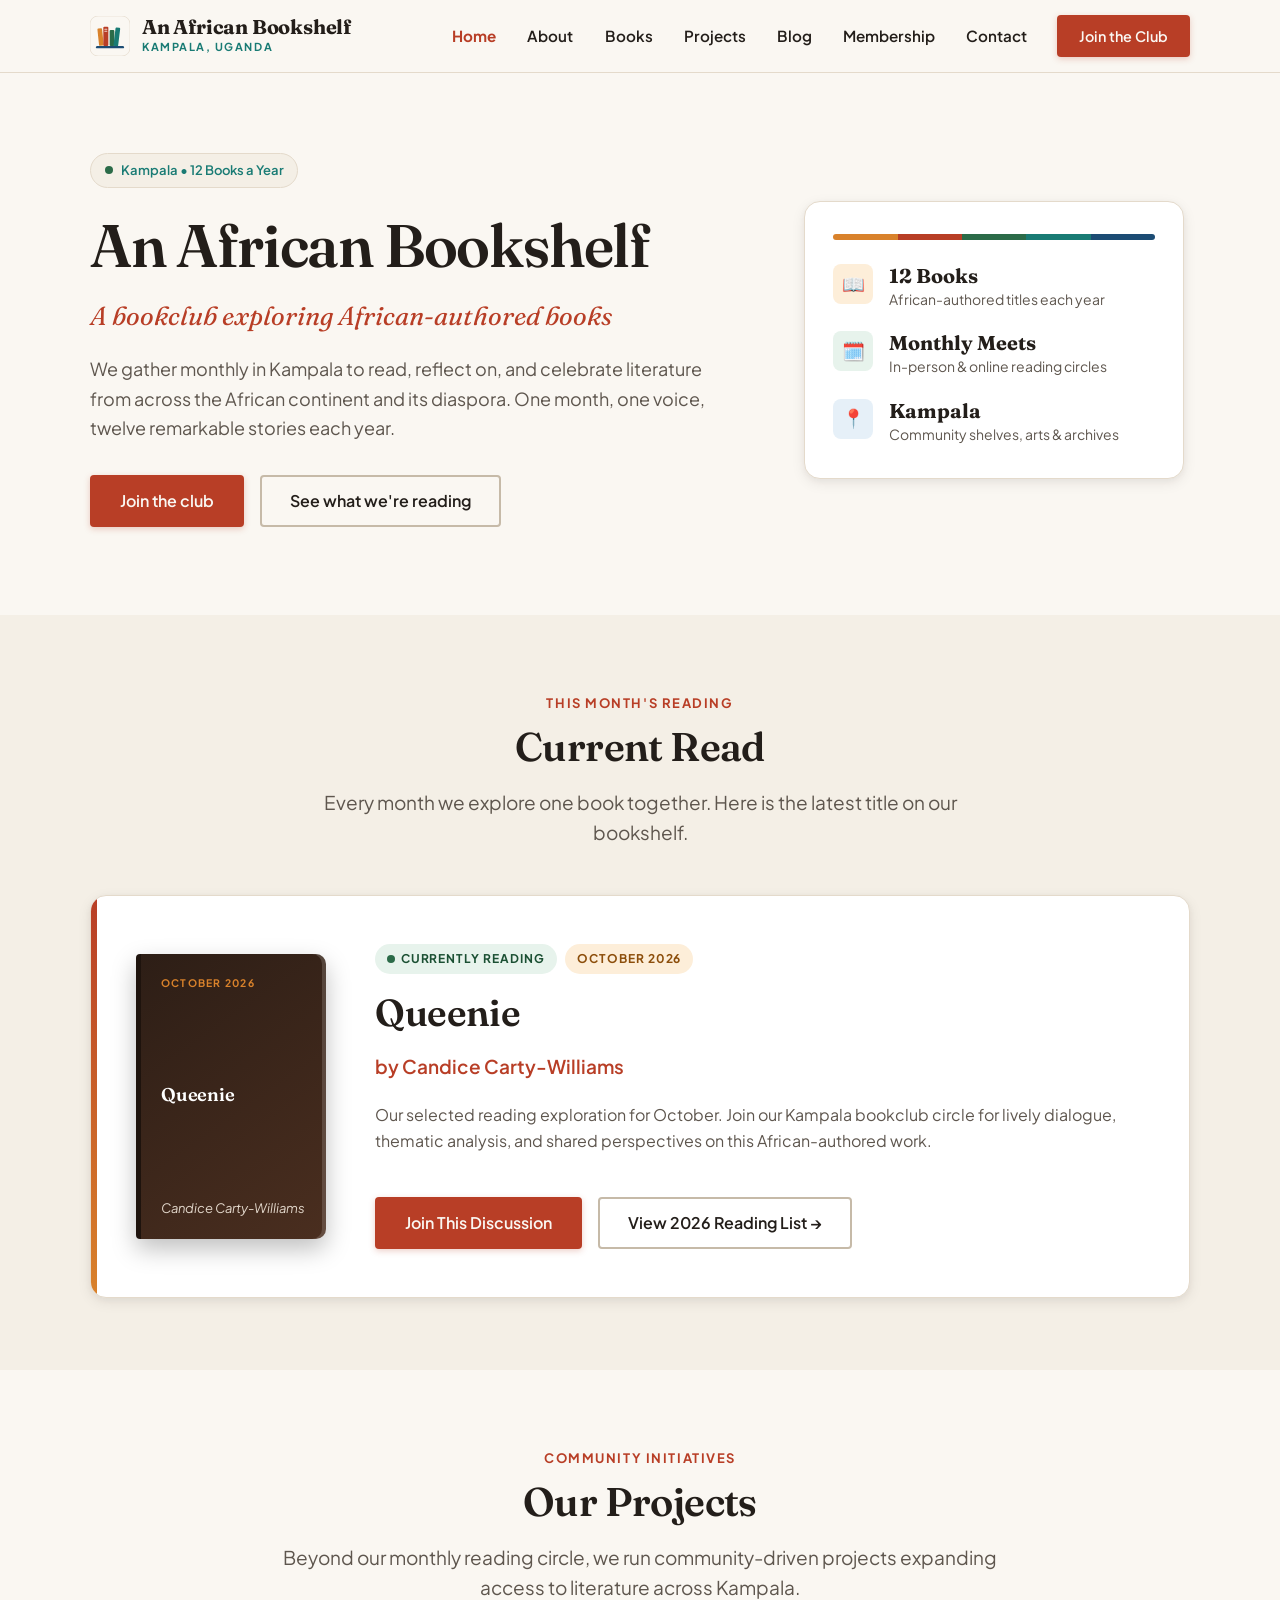
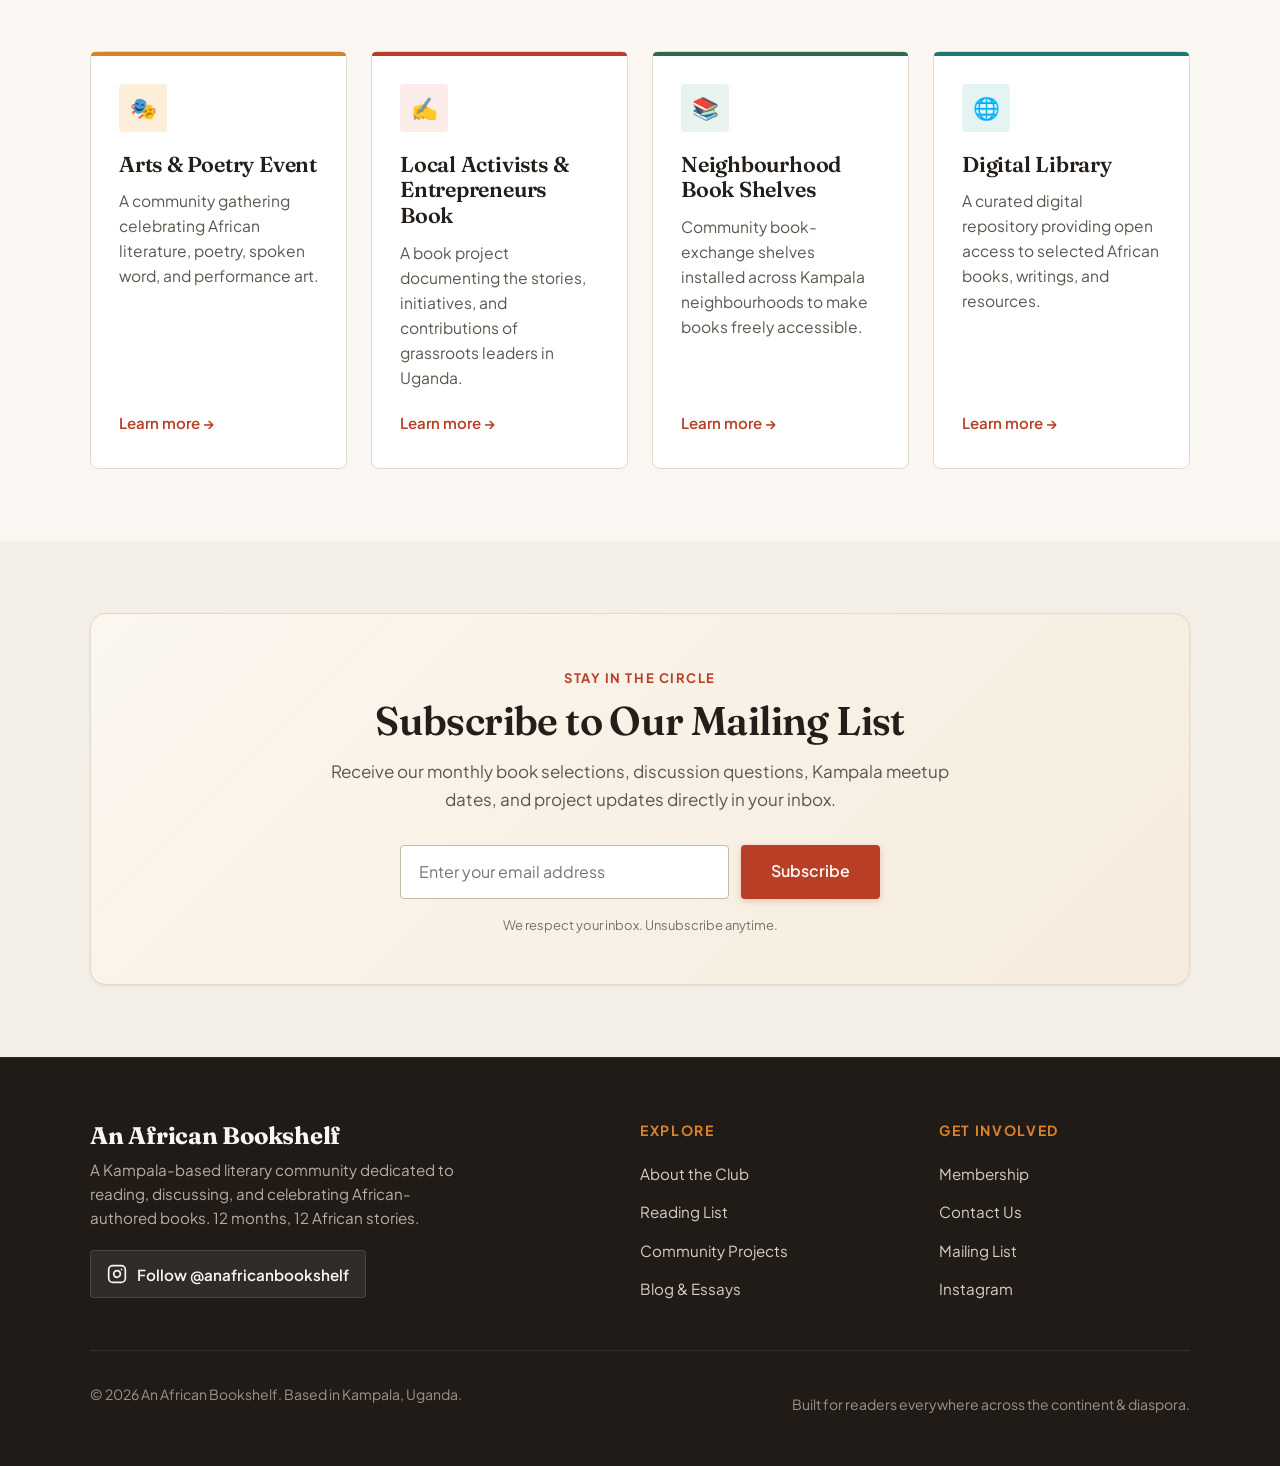
<file: index.html>
<!DOCTYPE html>
<html lang="en">
<head>
  <meta charset="UTF-8">
  <meta name="viewport" content="width=device-width, initial-scale=1.0">
  <title>An African Bookshelf — A Bookclub Exploring African-Authored Books | Kampala, Uganda</title>
  
  <!-- SEO & Social Meta Tags -->
  <meta name="description" content="An African Bookshelf is a Kampala-based bookclub reading one African-authored book per month (12 a year), hosting literary arts events, book-exchange shelves, and community projects.">
  <meta name="keywords" content="African literature, book club, Kampala, Uganda, African authors, African books, reading group, East Africa">
  <meta name="author" content="An African Bookshelf">
  
  <!-- Open Graph / Social Sharing -->
  <meta property="og:type" content="website">
  <meta property="og:title" content="An African Bookshelf — Exploring African-Authored Books">
  <meta property="og:description" content="A Kampala-based bookclub reading 12 African-authored books a year. Join our monthly reading circles, book exchanges, and literary events.">
  <meta property="og:image" content="./images/logo.svg">
  
  <!-- Favicon -->
  <link rel="icon" type="image/svg+xml" href="./images/favicon.svg">
  <link rel="apple-touch-icon" href="./images/favicon.svg">

  <!-- Google Fonts: Fraunces (Headings) & Plus Jakarta Sans (Body) -->
  <link rel="preconnect" href="https://fonts.googleapis.com">
  <link rel="preconnect" href="https://fonts.gstatic.com" crossorigin>
  <link href="https://fonts.googleapis.com/css2?family=Fraunces:ital,opsz,wght@0,9..144,500;0,9..144,600;0,9..144,700;1,9..144,400;1,9..144,600&family=Plus+Jakarta+Sans:wght@400;500;600;700&display=swap" rel="stylesheet">

  <!-- Shared Stylesheet (Relative path for GitHub Pages compatibility) -->
  <link rel="stylesheet" href="./css/style.css">
</head>
<body>

  <!-- Accessibility Skip Link -->
  <a href="#main-content" class="skip-link">Skip to main content</a>

  <!-- Shared Site Header -->
  <header class="site-header" role="banner">
    <div class="container site-header-inner">
      <!-- Logo Slot & Brand Identity -->
      <a href="./index.html" class="brand" aria-label="An African Bookshelf homepage">
        <div class="brand-logo-slot">
          <img src="./images/logo.svg" alt="An African Bookshelf logo mark" class="brand-logo-img" width="40" height="40">
        </div>
        <div class="brand-text">
          <span class="brand-title">An African Bookshelf</span>
          <span class="brand-subtitle">Kampala, Uganda</span>
        </div>
      </a>

      <!-- Mobile Navigation Hamburger Toggle Button -->
      <button type="button" class="nav-toggle" aria-label="Toggle navigation menu" aria-expanded="false" aria-controls="site-navigation">
        <span class="nav-toggle-bar" aria-hidden="true"></span>
        <span class="nav-toggle-bar" aria-hidden="true"></span>
        <span class="nav-toggle-bar" aria-hidden="true"></span>
      </button>

      <!-- Main Navigation Menu -->
      <nav id="site-navigation" class="site-nav" role="navigation" aria-label="Main Navigation">
        <ul class="nav-list">
          <li><a href="./index.html" class="nav-link active" aria-current="page">Home</a></li>
          <li><a href="./about.html" class="nav-link">About</a></li>
          <li><a href="./books.html" class="nav-link">Books</a></li>
          <li><a href="./projects.html" class="nav-link">Projects</a></li>
          <li><a href="./blog.html" class="nav-link">Blog</a></li>
          <li><a href="./membership.html" class="nav-link">Membership</a></li>
          <li><a href="./contact.html" class="nav-link">Contact</a></li>
          <li class="nav-cta">
            <a href="./membership.html" class="btn btn-primary">Join the Club</a>
          </li>
        </ul>
      </nav>
    </div>
  </header>

  <!-- Main Content Area -->
  <main id="main-content">

    <!-- 1. Hero Section -->
    <section class="hero" aria-labelledby="hero-title">
      <div class="container">
        <div class="hero-grid">
          
          <div class="hero-content">
            <div class="hero-badge">
              <span class="hero-badge-dot" aria-hidden="true"></span>
              <span>Kampala • 12 Books a Year</span>
            </div>
            
            <h1 id="hero-title" class="hero-title">An African Bookshelf</h1>
            <p class="hero-tagline">A bookclub exploring African-authored books</p>
            <p class="hero-lead">
              We gather monthly in Kampala to read, reflect on, and celebrate literature from across the African continent and its diaspora. One month, one voice, twelve remarkable stories each year.
            </p>

            <div class="btn-group">
              <a href="./membership.html" class="btn btn-primary">Join the club</a>
              <a href="#current-read" class="btn btn-secondary">See what we're reading</a>
            </div>
          </div>

          <!-- Hero Book Graphic / Stats Card -->
          <div class="hero-visual" aria-hidden="true">
            <div class="bookstack-graphic">
              <div class="graphic-accent-bar">
                <span class="accent-ochre"></span>
                <span class="accent-brick"></span>
                <span class="accent-green"></span>
                <span class="accent-teal"></span>
                <span class="accent-blue"></span>
              </div>
              <ul class="bookstack-stat-list">
                <li class="bookstack-stat-item">
                  <div class="stat-icon ochre">📖</div>
                  <div>
                    <div class="stat-number">12 Books</div>
                    <div class="stat-label">African-authored titles each year</div>
                  </div>
                </li>
                <li class="bookstack-stat-item">
                  <div class="stat-icon green">🗓️</div>
                  <div>
                    <div class="stat-number">Monthly Meets</div>
                    <div class="stat-label">In-person & online reading circles</div>
                  </div>
                </li>
                <li class="bookstack-stat-item">
                  <div class="stat-icon blue">📍</div>
                  <div>
                    <div class="stat-number">Kampala</div>
                    <div class="stat-label">Community shelves, arts & archives</div>
                  </div>
                </li>
              </ul>
            </div>
          </div>

        </div>
      </div>
    </section>

    <!-- 2. "Current Read" Section (Pulls latest from /data/books.json) -->
    <section id="current-read" class="section section-warm" aria-labelledby="current-read-heading">
      <div class="container">
        <div class="section-header">
          <span class="section-kicker">This Month's Reading</span>
          <h2 id="current-read-heading">Current Read</h2>
          <p class="section-lead">
            Every month we explore one book together. Here is the latest title on our bookshelf.
          </p>
        </div>

        <!-- Dynamic Container (JS fetches from /data/books.json; static fallback provided) -->
        <div class="current-read-card" id="current-read-content">
          <div class="current-read-grid">
            <div class="current-read-cover-wrapper">
              <div class="book-cover-mock" role="img" aria-label="Book cover representation for Queenie by Candice Carty-Williams">
                <span class="mock-spine-mark">October 2026</span>
                <h3 class="mock-title">Queenie</h3>
                <span class="mock-author">Candice Carty-Williams</span>
              </div>
            </div>

            <div class="current-read-meta">
              <div class="current-read-badges">
                <span class="badge badge-green">
                  <span class="hero-badge-dot" aria-hidden="true"></span>
                  Currently Reading
                </span>
                <span class="badge badge-ochre">October 2026</span>
              </div>

              <h3 class="current-read-title">Queenie</h3>
              <p class="current-read-author">by Candice Carty-Williams</p>

              <p class="current-read-desc">
                Our selected reading exploration for October. Join our Kampala bookclub circle for lively dialogue, thematic analysis, and shared perspectives on this African-authored work.
              </p>

              <div class="current-read-actions">
                <a href="./membership.html" class="btn btn-primary">Join This Discussion</a>
                <a href="./books.html" class="btn btn-secondary">View 2026 Reading List &rarr;</a>
              </div>
            </div>
          </div>
        </div>

      </div>
    </section>

    <!-- 3. Projects Overview Section (4 Projects) -->
    <section id="projects" class="section" aria-labelledby="projects-heading">
      <div class="container">
        <div class="section-header">
          <span class="section-kicker">Community Initiatives</span>
          <h2 id="projects-heading">Our Projects</h2>
          <p class="section-lead">
            Beyond our monthly reading circle, we run community-driven projects expanding access to literature across Kampala.
          </p>
        </div>

        <div class="projects-grid">
          
          <!-- Project 1: Arts and Poetry Event -->
          <article class="project-card card-ochre" aria-labelledby="p1-title">
            <div class="project-icon-box" aria-hidden="true">🎭</div>
            <h3 id="p1-title" class="project-card-title">Arts & Poetry Event</h3>
            <p class="project-card-body">
              A community gathering celebrating African literature, poetry, spoken word, and performance art.
            </p>
            <a href="./projects.html" class="project-card-link" aria-label="Learn more about the Arts and Poetry Event">Learn more &rarr;</a>
          </article>

          <!-- Project 2: Book on Local Activists and Entrepreneurs -->
          <article class="project-card card-brick" aria-labelledby="p2-title">
            <div class="project-icon-box" aria-hidden="true">✍️</div>
            <h3 id="p2-title" class="project-card-title">Local Activists & Entrepreneurs Book</h3>
            <p class="project-card-body">
              A book project documenting the stories, initiatives, and contributions of grassroots leaders in Uganda.
            </p>
            <a href="./projects.html" class="project-card-link" aria-label="Learn more about the Local Activists and Entrepreneurs Book">Learn more &rarr;</a>
          </article>

          <!-- Project 3: Neighbourhood Book-Exchange Shelves -->
          <article class="project-card card-green" aria-labelledby="p3-title">
            <div class="project-icon-box" aria-hidden="true">📚</div>
            <h3 id="p3-title" class="project-card-title">Neighbourhood Book Shelves</h3>
            <p class="project-card-body">
              Community book-exchange shelves installed across Kampala neighbourhoods to make books freely accessible.
            </p>
            <a href="./projects.html" class="project-card-link" aria-label="Learn more about the Neighbourhood Book Shelves">Learn more &rarr;</a>
          </article>

          <!-- Project 4: Digital Library of Select African Books -->
          <article class="project-card card-teal" aria-labelledby="p4-title">
            <div class="project-icon-box" aria-hidden="true">🌐</div>
            <h3 id="p4-title" class="project-card-title">Digital Library</h3>
            <p class="project-card-body">
              A curated digital repository providing open access to selected African books, writings, and resources.
            </p>
            <a href="./projects.html" class="project-card-link" aria-label="Learn more about the Digital Library project">Learn more &rarr;</a>
          </article>

        </div>
      </div>
    </section>

    <!-- 4. Mailing-List Signup Section -->
    <section class="section section-warm" aria-labelledby="newsletter-heading">
      <div class="container">
        <div class="newsletter-card">
          <div class="newsletter-content" id="newsletter-container">
            <span class="section-kicker">Stay In The Circle</span>
            <h2 id="newsletter-heading" class="newsletter-title">Subscribe to Our Mailing List</h2>
            <p class="newsletter-desc">
              Receive our monthly book selections, discussion questions, Kampala meetup dates, and project updates directly in your inbox.
            </p>

            <!-- Form handles submit via JS with thank-you confirmation state -->
            <form id="newsletter-form" class="newsletter-form" novalidate>
              <div class="form-group">
                <label for="newsletter-email" class="visually-hidden" style="position:absolute;width:1px;height:1px;padding:0;margin:-1px;overflow:hidden;clip:rect(0,0,0,0);border:0;">Email address</label>
                <input 
                  type="email" 
                  id="newsletter-email" 
                  name="email" 
                  class="form-input" 
                  placeholder="Enter your email address" 
                  required 
                  autocomplete="email"
                  aria-required="true"
                >
              </div>
              <button type="submit" class="btn btn-primary">Subscribe</button>
            </form>
            <p class="newsletter-privacy">We respect your inbox. Unsubscribe anytime.</p>
          </div>
        </div>
      </div>
    </section>

  </main>

  <!-- 5. Shared Site Footer -->
  <footer class="site-footer" role="contentinfo">
    <div class="container">
      <div class="footer-grid">
        
        <!-- Brand & Description -->
        <div class="footer-brand">
          <div class="brand-title footer-brand-title">An African Bookshelf</div>
          <p class="footer-brand-desc">
            A Kampala-based literary community dedicated to reading, discussing, and celebrating African-authored books. 12 months, 12 African stories.
          </p>
          <a href="https://www.instagram.com/anafricanbookshelf/" target="_blank" rel="noopener noreferrer" class="social-link-item" aria-label="Follow An African Bookshelf on Instagram (opens in a new tab)">
            <svg width="20" height="20" viewBox="0 0 24 24" fill="none" stroke="currentColor" stroke-width="2" stroke-linecap="round" stroke-linejoin="round" aria-hidden="true">
              <rect x="2" y="2" width="20" height="20" rx="5" ry="5"></rect>
              <path d="M16 11.37A4 4 0 1 1 12.63 8 4 4 0 0 1 16 11.37z"></path>
              <line x1="17.5" y1="6.5" x2="17.51" y2="6.5"></line>
            </svg>
            <span>Follow @anafricanbookshelf</span>
          </a>
        </div>

        <!-- Quick Links -->
        <div class="footer-links-col">
          <h3 class="footer-heading">Explore</h3>
          <ul class="footer-nav-list">
            <li><a href="./about.html" class="footer-link">About the Club</a></li>
            <li><a href="./books.html" class="footer-link">Reading List</a></li>
            <li><a href="./projects.html" class="footer-link">Community Projects</a></li>
            <li><a href="./blog.html" class="footer-link">Blog & Essays</a></li>
          </ul>
        </div>

        <!-- Join & Contact -->
        <div class="footer-links-col">
          <h3 class="footer-heading">Get Involved</h3>
          <ul class="footer-nav-list">
            <li><a href="./membership.html" class="footer-link">Membership</a></li>
            <li><a href="./contact.html" class="footer-link">Contact Us</a></li>
            <li><a href="#newsletter-container" class="footer-link">Mailing List</a></li>
            <li><a href="https://www.instagram.com/anafricanbookshelf/" target="_blank" rel="noopener noreferrer" class="footer-link">Instagram</a></li>
          </ul>
        </div>

      </div>

      <div class="footer-bottom">
        <p>&copy; <span id="footer-year">2026</span> An African Bookshelf. Based in Kampala, Uganda.</p>
        <p>Built for readers everywhere across the continent &amp; diaspora.</p>
      </div>
    </div>
  </footer>

  <!-- Shared Main JavaScript (Relative path) -->
  <script src="./js/main.js"></script>
</body>
</html>
</file>
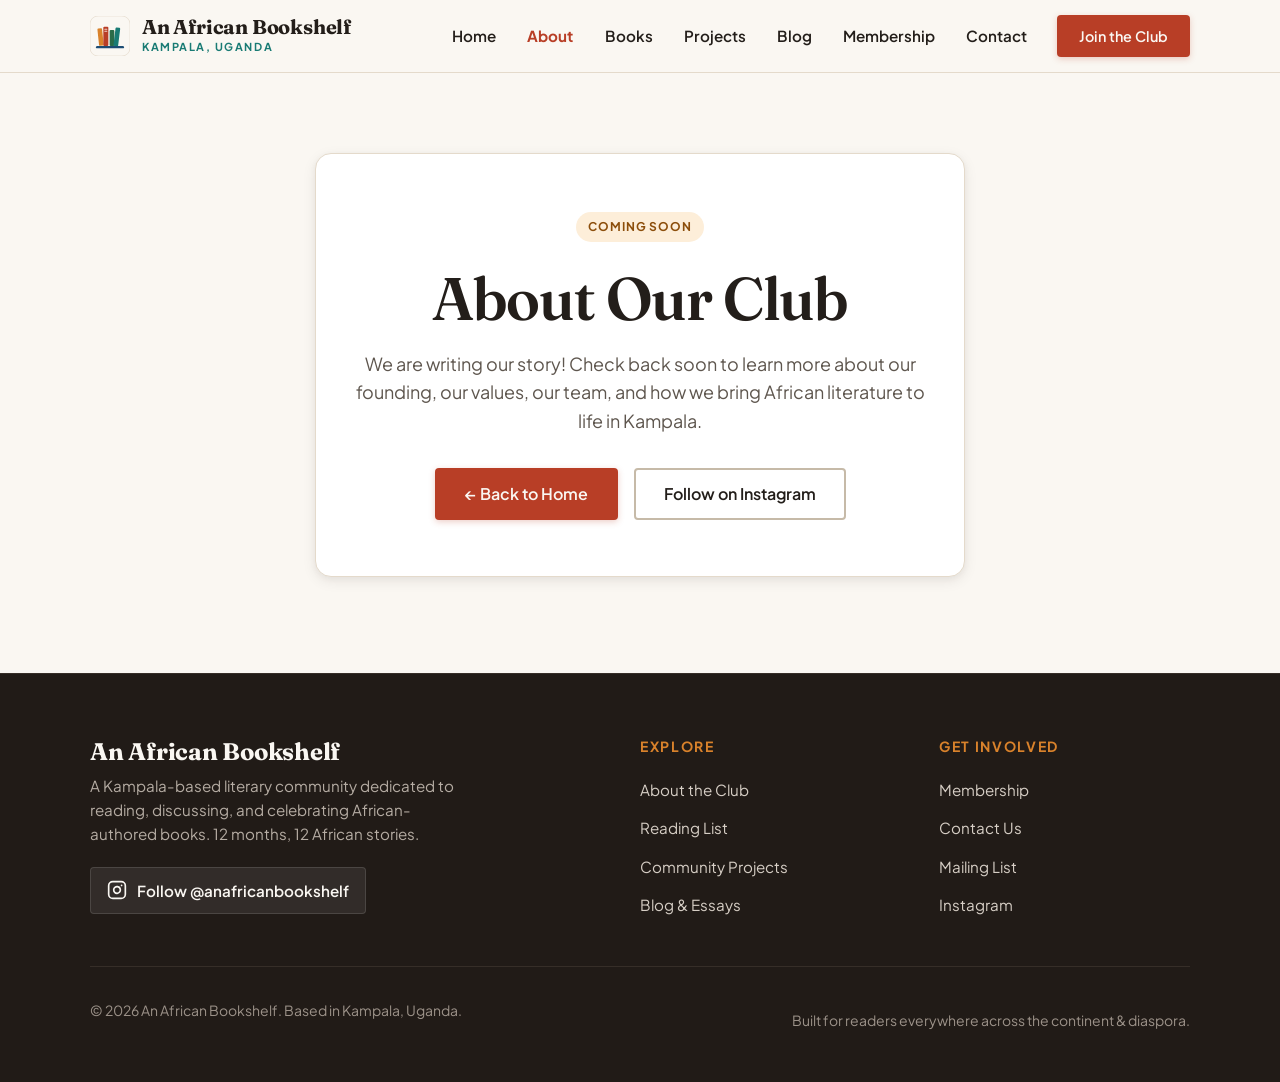
<file: about.html>
<!DOCTYPE html>
<html lang="en">
<head>
  <meta charset="UTF-8">
  <meta name="viewport" content="width=device-width, initial-scale=1.0">
  <title>About Us — An African Bookshelf | Kampala, Uganda</title>
  <meta name="description" content="Learn about An African Bookshelf, our story, mission, and the community of African literature enthusiasts in Kampala.">
  <link rel="icon" type="image/svg+xml" href="./images/favicon.svg">
  <link rel="apple-touch-icon" href="./images/favicon.svg">
  <link rel="preconnect" href="https://fonts.googleapis.com">
  <link rel="preconnect" href="https://fonts.gstatic.com" crossorigin>
  <link href="https://fonts.googleapis.com/css2?family=Fraunces:ital,opsz,wght@0,9..144,500;0,9..144,600;0,9..144,700;1,9..144,400;1,9..144,600&family=Plus+Jakarta+Sans:wght@400;500;600;700&display=swap" rel="stylesheet">
  <link rel="stylesheet" href="./css/style.css">
</head>
<body>
  <a href="#main-content" class="skip-link">Skip to main content</a>

  <!-- Shared Header -->
  <header class="site-header" role="banner">
    <div class="container site-header-inner">
      <a href="./index.html" class="brand" aria-label="An African Bookshelf homepage">
        <div class="brand-logo-slot">
          <img src="./images/logo.svg" alt="An African Bookshelf logo" class="brand-logo-img" width="40" height="40">
        </div>
        <div class="brand-text">
          <span class="brand-title">An African Bookshelf</span>
          <span class="brand-subtitle">Kampala, Uganda</span>
        </div>
      </a>

      <button type="button" class="nav-toggle" aria-label="Toggle navigation menu" aria-expanded="false" aria-controls="site-navigation">
        <span class="nav-toggle-bar" aria-hidden="true"></span>
        <span class="nav-toggle-bar" aria-hidden="true"></span>
        <span class="nav-toggle-bar" aria-hidden="true"></span>
      </button>

      <nav id="site-navigation" class="site-nav" role="navigation" aria-label="Main Navigation">
        <ul class="nav-list">
          <li><a href="./index.html" class="nav-link">Home</a></li>
          <li><a href="./about.html" class="nav-link active" aria-current="page">About</a></li>
          <li><a href="./books.html" class="nav-link">Books</a></li>
          <li><a href="./projects.html" class="nav-link">Projects</a></li>
          <li><a href="./blog.html" class="nav-link">Blog</a></li>
          <li><a href="./membership.html" class="nav-link">Membership</a></li>
          <li><a href="./contact.html" class="nav-link">Contact</a></li>
          <li class="nav-cta">
            <a href="./membership.html" class="btn btn-primary">Join the Club</a>
          </li>
        </ul>
      </nav>
    </div>
  </header>

  <!-- Main Stub Content -->
  <main id="main-content">
    <section class="stub-section">
      <div class="container">
        <div class="stub-card">
          <div class="stub-badge">
            <span class="badge badge-ochre">Coming Soon</span>
          </div>
          <h1 class="stub-title">About Our Club</h1>
          <p class="stub-desc">
            We are writing our story! Check back soon to learn more about our founding, our values, our team, and how we bring African literature to life in Kampala.
          </p>
          <div class="btn-group" style="justify-content: center;">
            <a href="./index.html" class="btn btn-primary">&larr; Back to Home</a>
            <a href="https://www.instagram.com/anafricanbookshelf/" target="_blank" rel="noopener noreferrer" class="btn btn-secondary">Follow on Instagram</a>
          </div>
        </div>
      </div>
    </section>
  </main>

  <!-- Shared Footer -->
  <footer class="site-footer" role="contentinfo">
    <div class="container">
      <div class="footer-grid">
        <div class="footer-brand">
          <div class="brand-title footer-brand-title">An African Bookshelf</div>
          <p class="footer-brand-desc">
            A Kampala-based literary community dedicated to reading, discussing, and celebrating African-authored books. 12 months, 12 African stories.
          </p>
          <a href="https://www.instagram.com/anafricanbookshelf/" target="_blank" rel="noopener noreferrer" class="social-link-item">
            <svg width="20" height="20" viewBox="0 0 24 24" fill="none" stroke="currentColor" stroke-width="2" stroke-linecap="round" stroke-linejoin="round" aria-hidden="true"><rect x="2" y="2" width="20" height="20" rx="5" ry="5"></rect><path d="M16 11.37A4 4 0 1 1 12.63 8 4 4 0 0 1 16 11.37z"></path><line x1="17.5" y1="6.5" x2="17.51" y2="6.5"></line></svg>
            <span>Follow @anafricanbookshelf</span>
          </a>
        </div>
        <div class="footer-links-col">
          <h3 class="footer-heading">Explore</h3>
          <ul class="footer-nav-list">
            <li><a href="./about.html" class="footer-link">About the Club</a></li>
            <li><a href="./books.html" class="footer-link">Reading List</a></li>
            <li><a href="./projects.html" class="footer-link">Community Projects</a></li>
            <li><a href="./blog.html" class="footer-link">Blog & Essays</a></li>
          </ul>
        </div>
        <div class="footer-links-col">
          <h3 class="footer-heading">Get Involved</h3>
          <ul class="footer-nav-list">
            <li><a href="./membership.html" class="footer-link">Membership</a></li>
            <li><a href="./contact.html" class="footer-link">Contact Us</a></li>
            <li><a href="./index.html#newsletter-container" class="footer-link">Mailing List</a></li>
            <li><a href="https://www.instagram.com/anafricanbookshelf/" target="_blank" rel="noopener noreferrer" class="footer-link">Instagram</a></li>
          </ul>
        </div>
      </div>
      <div class="footer-bottom">
        <p>&copy; <span id="footer-year">2026</span> An African Bookshelf. Based in Kampala, Uganda.</p>
        <p>Built for readers everywhere across the continent &amp; diaspora.</p>
      </div>
    </div>
  </footer>

  <script src="./js/main.js"></script>
</body>
</html>
</file>
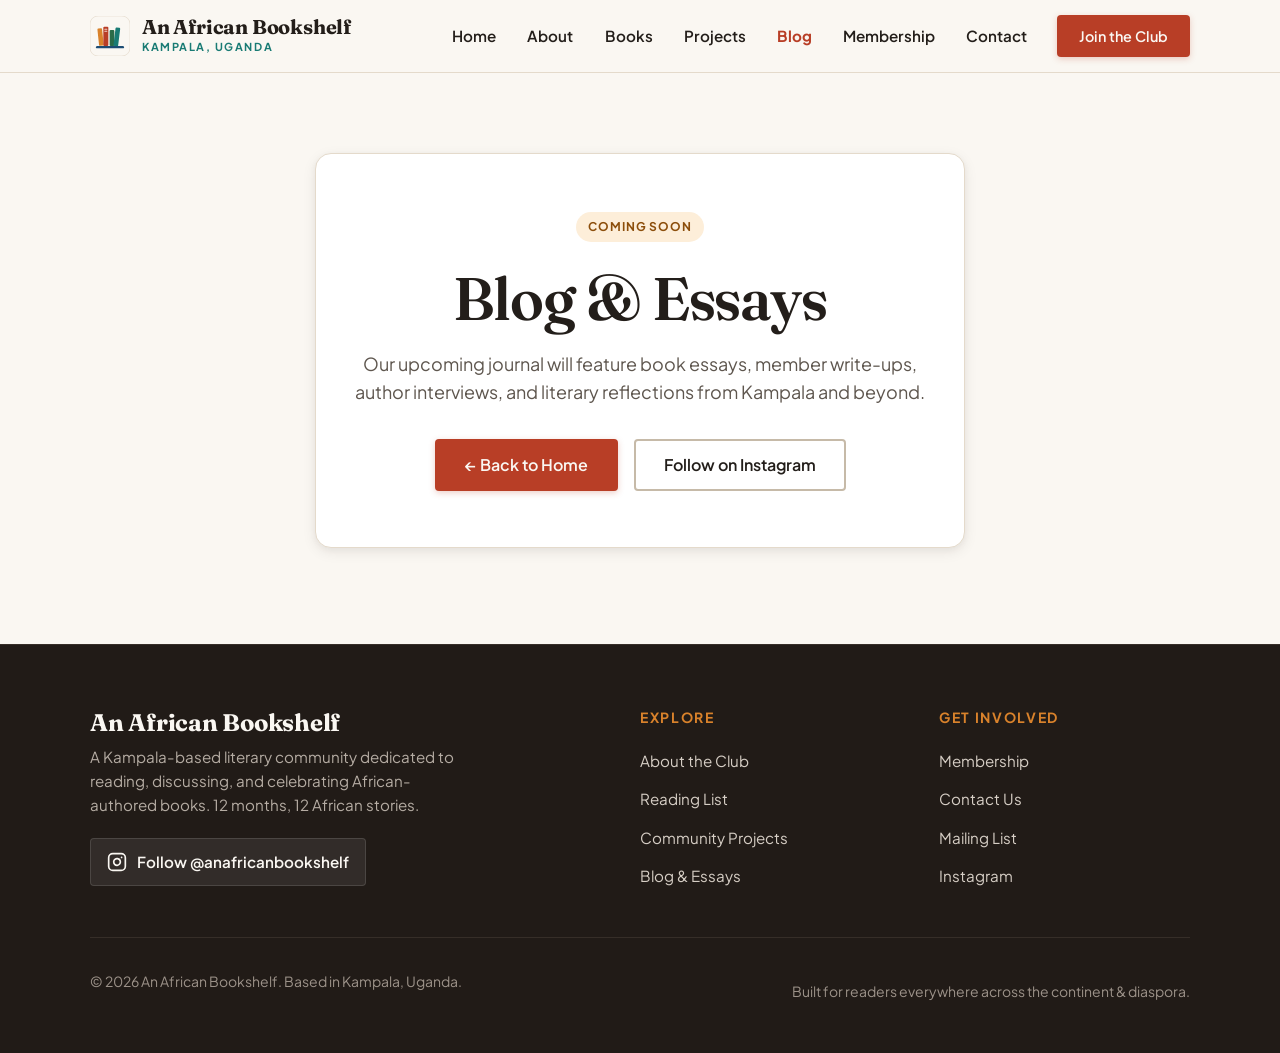
<file: blog.html>
<!DOCTYPE html>
<html lang="en">
<head>
  <meta charset="UTF-8">
  <meta name="viewport" content="width=device-width, initial-scale=1.0">
  <title>Blog &amp; Essays — An African Bookshelf | Kampala, Uganda</title>
  <meta name="description" content="Read reviews, literary essays, author reflections, and updates from the An African Bookshelf community.">
  <link rel="icon" type="image/svg+xml" href="./images/favicon.svg">
  <link rel="apple-touch-icon" href="./images/favicon.svg">
  <link rel="preconnect" href="https://fonts.googleapis.com">
  <link rel="preconnect" href="https://fonts.gstatic.com" crossorigin>
  <link href="https://fonts.googleapis.com/css2?family=Fraunces:ital,opsz,wght@0,9..144,500;0,9..144,600;0,9..144,700;1,9..144,400;1,9..144,600&family=Plus+Jakarta+Sans:wght@400;500;600;700&display=swap" rel="stylesheet">
  <link rel="stylesheet" href="./css/style.css">
</head>
<body>
  <a href="#main-content" class="skip-link">Skip to main content</a>

  <!-- Shared Header -->
  <header class="site-header" role="banner">
    <div class="container site-header-inner">
      <a href="./index.html" class="brand" aria-label="An African Bookshelf homepage">
        <div class="brand-logo-slot">
          <img src="./images/logo.svg" alt="An African Bookshelf logo" class="brand-logo-img" width="40" height="40">
        </div>
        <div class="brand-text">
          <span class="brand-title">An African Bookshelf</span>
          <span class="brand-subtitle">Kampala, Uganda</span>
        </div>
      </a>

      <button type="button" class="nav-toggle" aria-label="Toggle navigation menu" aria-expanded="false" aria-controls="site-navigation">
        <span class="nav-toggle-bar" aria-hidden="true"></span>
        <span class="nav-toggle-bar" aria-hidden="true"></span>
        <span class="nav-toggle-bar" aria-hidden="true"></span>
      </button>

      <nav id="site-navigation" class="site-nav" role="navigation" aria-label="Main Navigation">
        <ul class="nav-list">
          <li><a href="./index.html" class="nav-link">Home</a></li>
          <li><a href="./about.html" class="nav-link">About</a></li>
          <li><a href="./books.html" class="nav-link">Books</a></li>
          <li><a href="./projects.html" class="nav-link">Projects</a></li>
          <li><a href="./blog.html" class="nav-link active" aria-current="page">Blog</a></li>
          <li><a href="./membership.html" class="nav-link">Membership</a></li>
          <li><a href="./contact.html" class="nav-link">Contact</a></li>
          <li class="nav-cta">
            <a href="./membership.html" class="btn btn-primary">Join the Club</a>
          </li>
        </ul>
      </nav>
    </div>
  </header>

  <!-- Main Stub Content -->
  <main id="main-content">
    <section class="stub-section">
      <div class="container">
        <div class="stub-card">
          <div class="stub-badge">
            <span class="badge badge-ochre">Coming Soon</span>
          </div>
          <h1 class="stub-title">Blog &amp; Essays</h1>
          <p class="stub-desc">
            Our upcoming journal will feature book essays, member write-ups, author interviews, and literary reflections from Kampala and beyond.
          </p>
          <div class="btn-group" style="justify-content: center;">
            <a href="./index.html" class="btn btn-primary">&larr; Back to Home</a>
            <a href="https://www.instagram.com/anafricanbookshelf/" target="_blank" rel="noopener noreferrer" class="btn btn-secondary">Follow on Instagram</a>
          </div>
        </div>
      </div>
    </section>
  </main>

  <!-- Shared Footer -->
  <footer class="site-footer" role="contentinfo">
    <div class="container">
      <div class="footer-grid">
        <div class="footer-brand">
          <div class="brand-title footer-brand-title">An African Bookshelf</div>
          <p class="footer-brand-desc">
            A Kampala-based literary community dedicated to reading, discussing, and celebrating African-authored books. 12 months, 12 African stories.
          </p>
          <a href="https://www.instagram.com/anafricanbookshelf/" target="_blank" rel="noopener noreferrer" class="social-link-item">
            <svg width="20" height="20" viewBox="0 0 24 24" fill="none" stroke="currentColor" stroke-width="2" stroke-linecap="round" stroke-linejoin="round" aria-hidden="true"><rect x="2" y="2" width="20" height="20" rx="5" ry="5"></rect><path d="M16 11.37A4 4 0 1 1 12.63 8 4 4 0 0 1 16 11.37z"></path><line x1="17.5" y1="6.5" x2="17.51" y2="6.5"></line></svg>
            <span>Follow @anafricanbookshelf</span>
          </a>
        </div>
        <div class="footer-links-col">
          <h3 class="footer-heading">Explore</h3>
          <ul class="footer-nav-list">
            <li><a href="./about.html" class="footer-link">About the Club</a></li>
            <li><a href="./books.html" class="footer-link">Reading List</a></li>
            <li><a href="./projects.html" class="footer-link">Community Projects</a></li>
            <li><a href="./blog.html" class="footer-link">Blog & Essays</a></li>
          </ul>
        </div>
        <div class="footer-links-col">
          <h3 class="footer-heading">Get Involved</h3>
          <ul class="footer-nav-list">
            <li><a href="./membership.html" class="footer-link">Membership</a></li>
            <li><a href="./contact.html" class="footer-link">Contact Us</a></li>
            <li><a href="./index.html#newsletter-container" class="footer-link">Mailing List</a></li>
            <li><a href="https://www.instagram.com/anafricanbookshelf/" target="_blank" rel="noopener noreferrer" class="footer-link">Instagram</a></li>
          </ul>
        </div>
      </div>
      <div class="footer-bottom">
        <p>&copy; <span id="footer-year">2026</span> An African Bookshelf. Based in Kampala, Uganda.</p>
        <p>Built for readers everywhere across the continent &amp; diaspora.</p>
      </div>
    </div>
  </footer>

  <script src="./js/main.js"></script>
</body>
</html>
</file>
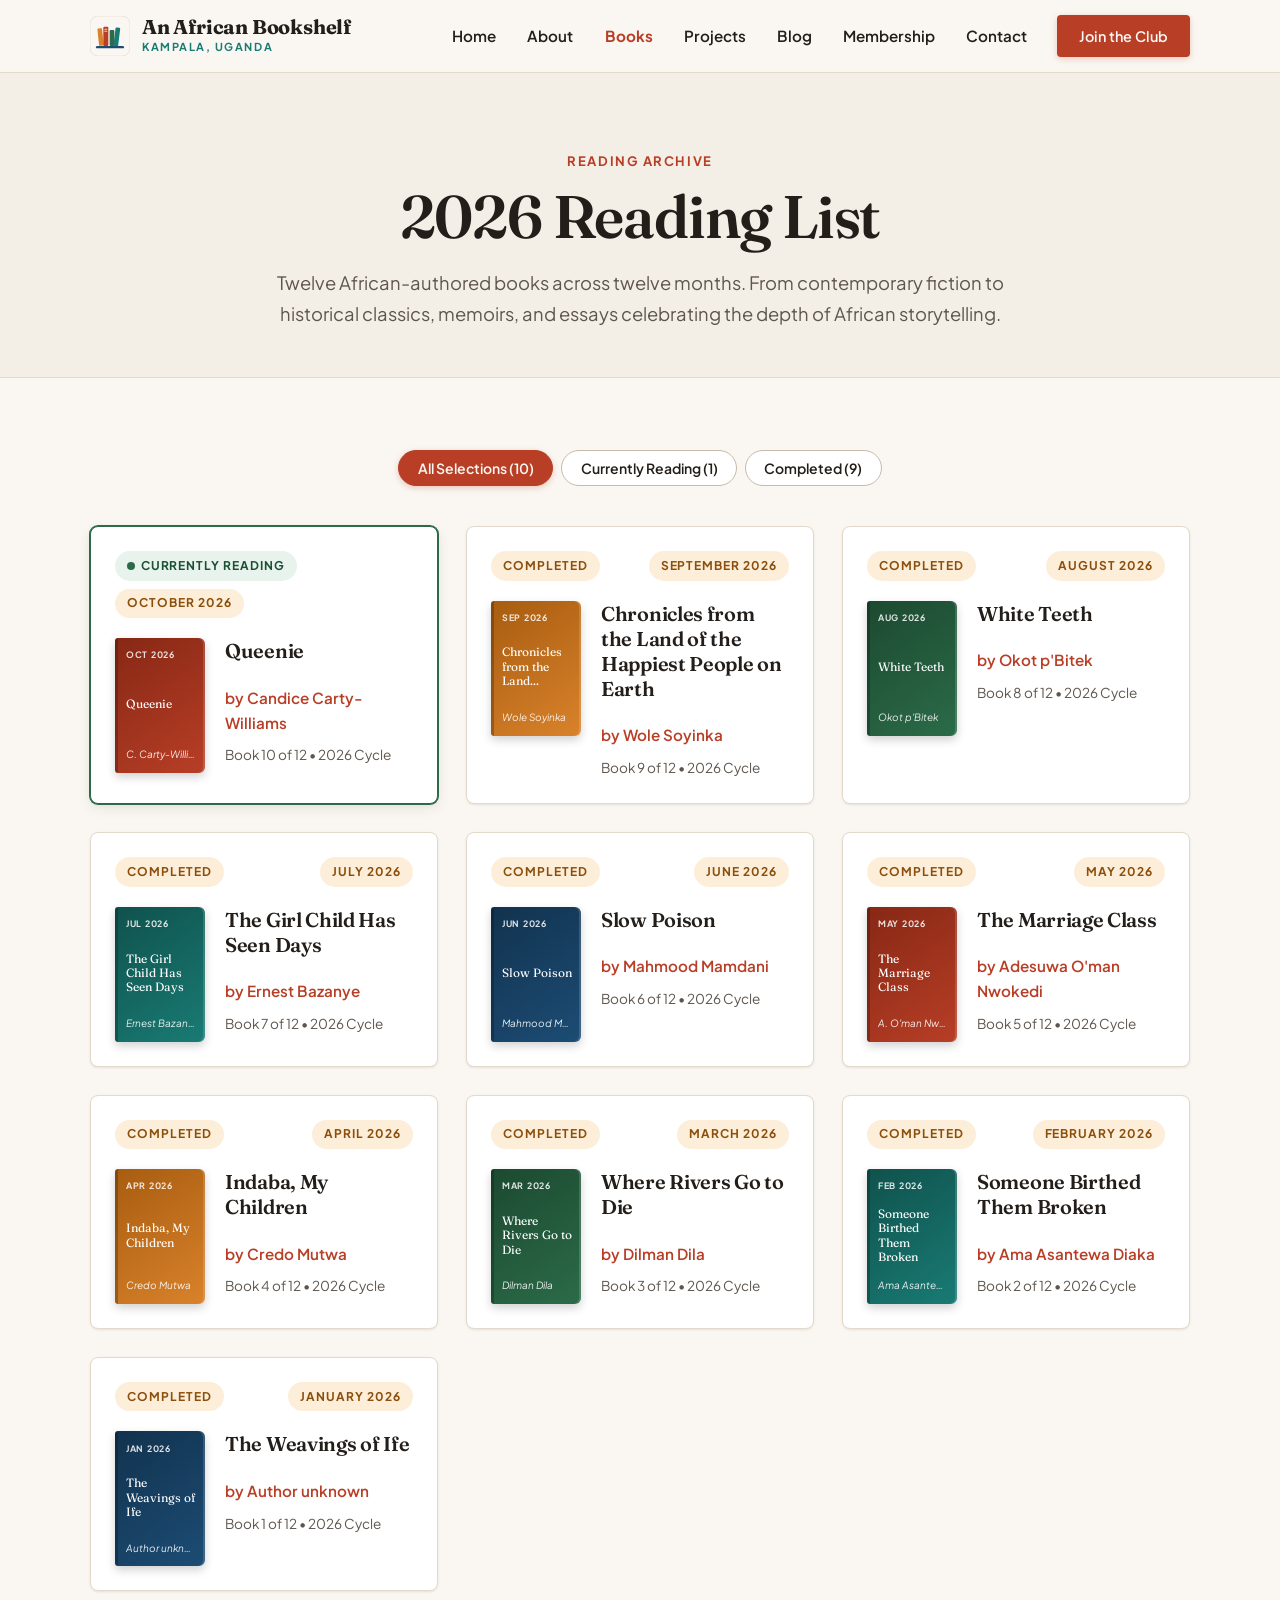
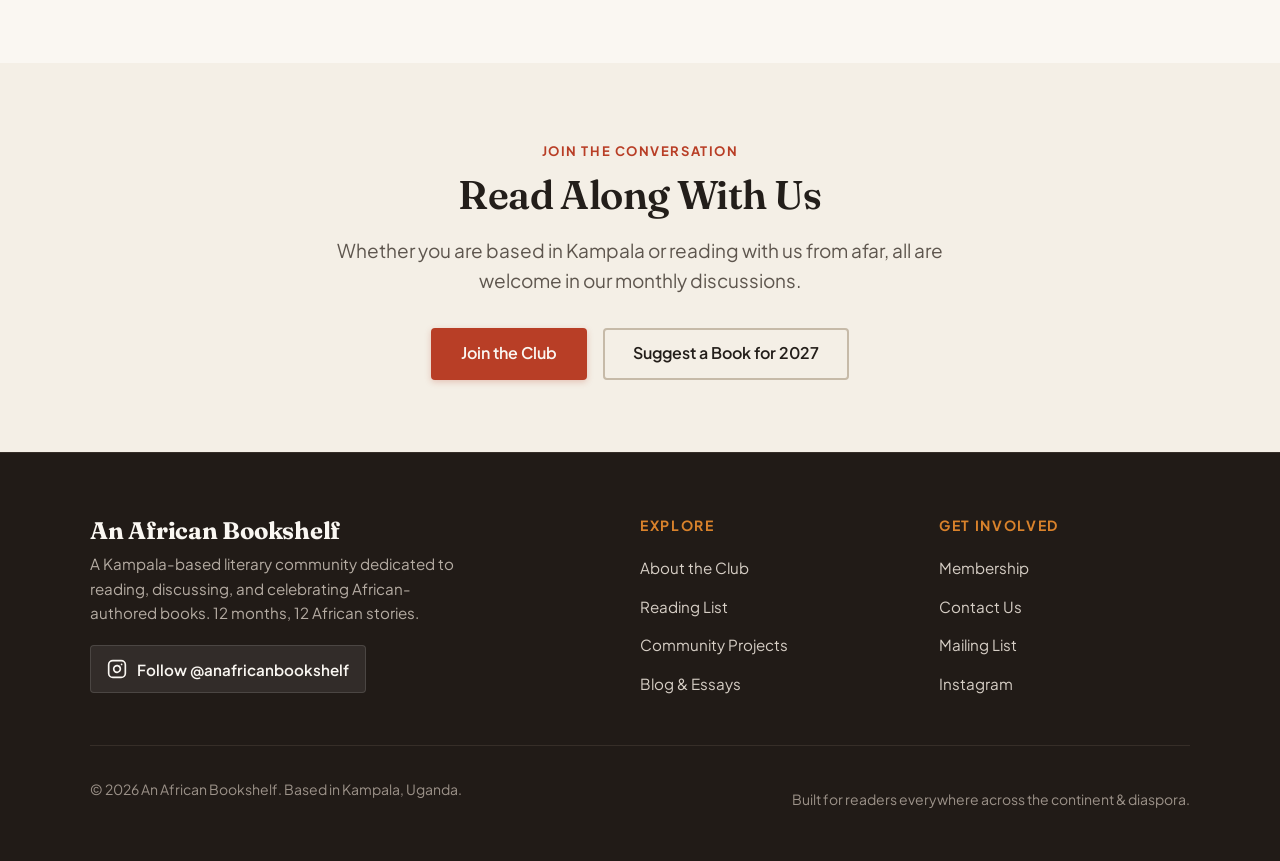
<file: books.html>
<!DOCTYPE html>
<html lang="en">
<head>
  <meta charset="UTF-8">
  <meta name="viewport" content="width=device-width, initial-scale=1.0">
  <title>2026 Reading List — An African Bookshelf | Kampala, Uganda</title>
  <meta name="description" content="Explore the full 2026 reading list of 12 African-authored books selected by An African Bookshelf bookclub in Kampala, Uganda.">
  <meta name="keywords" content="African books 2026, African literature reading list, Kampala bookclub, East African authors">
  
  <meta property="og:type" content="website">
  <meta property="og:title" content="2026 Reading List — An African Bookshelf">
  <meta property="og:description" content="Explore the full 2026 reading list of African-authored books selected by our Kampala literary circle.">
  <meta property="og:image" content="./images/logo.svg">

  <link rel="icon" type="image/svg+xml" href="./images/favicon.svg">
  <link rel="apple-touch-icon" href="./images/favicon.svg">
  <link rel="preconnect" href="https://fonts.googleapis.com">
  <link rel="preconnect" href="https://fonts.gstatic.com" crossorigin>
  <link href="https://fonts.googleapis.com/css2?family=Fraunces:ital,opsz,wght@0,9..144,500;0,9..144,600;0,9..144,700;1,9..144,400;1,9..144,600&family=Plus+Jakarta+Sans:wght@400;500;600;700&display=swap" rel="stylesheet">
  <link rel="stylesheet" href="./css/style.css">
</head>
<body>
  <a href="#main-content" class="skip-link">Skip to main content</a>

  <!-- Shared Header -->
  <header class="site-header" role="banner">
    <div class="container site-header-inner">
      <a href="./index.html" class="brand" aria-label="An African Bookshelf homepage">
        <div class="brand-logo-slot">
          <img src="./images/logo.svg" alt="An African Bookshelf logo" class="brand-logo-img" width="40" height="40">
        </div>
        <div class="brand-text">
          <span class="brand-title">An African Bookshelf</span>
          <span class="brand-subtitle">Kampala, Uganda</span>
        </div>
      </a>

      <button type="button" class="nav-toggle" aria-label="Toggle navigation menu" aria-expanded="false" aria-controls="site-navigation">
        <span class="nav-toggle-bar" aria-hidden="true"></span>
        <span class="nav-toggle-bar" aria-hidden="true"></span>
        <span class="nav-toggle-bar" aria-hidden="true"></span>
      </button>

      <nav id="site-navigation" class="site-nav" role="navigation" aria-label="Main Navigation">
        <ul class="nav-list">
          <li><a href="./index.html" class="nav-link">Home</a></li>
          <li><a href="./about.html" class="nav-link">About</a></li>
          <li><a href="./books.html" class="nav-link active" aria-current="page">Books</a></li>
          <li><a href="./projects.html" class="nav-link">Projects</a></li>
          <li><a href="./blog.html" class="nav-link">Blog</a></li>
          <li><a href="./membership.html" class="nav-link">Membership</a></li>
          <li><a href="./contact.html" class="nav-link">Contact</a></li>
          <li class="nav-cta">
            <a href="./membership.html" class="btn btn-primary">Join the Club</a>
          </li>
        </ul>
      </nav>
    </div>
  </header>

  <!-- Main Content -->
  <main id="main-content">
    
    <!-- Hero / Header -->
    <section class="page-hero" aria-labelledby="page-title">
      <div class="container">
        <span class="section-kicker">Reading Archive</span>
        <h1 id="page-title" class="page-hero-title">2026 Reading List</h1>
        <p class="page-hero-lead">
          Twelve African-authored books across twelve months. From contemporary fiction to historical classics, memoirs, and essays celebrating the depth of African storytelling.
        </p>
      </div>
    </section>

    <!-- Books Catalog Section -->
    <section class="section" aria-label="Book Catalog">
      <div class="container">
        
        <!-- Filter Controls -->
        <div class="books-filter-bar" role="toolbar" aria-label="Filter books by status">
          <button type="button" class="filter-btn active" data-filter="all">All Selections (10)</button>
          <button type="button" class="filter-btn" data-filter="current">Currently Reading (1)</button>
          <button type="button" class="filter-btn" data-filter="completed">Completed (9)</button>
        </div>

        <!-- Catalog Grid (Pre-rendered for instant viewing & SEO, enhanced with JS filtering) -->
        <div class="books-catalog-grid" id="books-grid">

          <!-- October 2026 (Current Read) -->
          <article class="catalog-card is-current" data-status="current">
            <div class="catalog-card-header">
              <span class="badge badge-green">
                <span class="hero-badge-dot" aria-hidden="true"></span>
                Currently Reading
              </span>
              <span class="badge badge-ochre">October 2026</span>
            </div>
            <div class="catalog-card-body">
              <div class="catalog-book-cover theme-brick" role="img" aria-label="Cover for Queenie by Candice Carty-Williams">
                <span class="catalog-cover-spine">Oct 2026</span>
                <span class="catalog-cover-title">Queenie</span>
                <span class="catalog-cover-author">C. Carty-Williams</span>
              </div>
              <div class="catalog-card-details">
                <h2 class="catalog-card-title">Queenie</h2>
                <span class="catalog-card-author">by Candice Carty-Williams</span>
                <p class="catalog-card-meta">Book 10 of 12 &bull; 2026 Cycle</p>
              </div>
            </div>
          </article>

          <!-- September 2026 -->
          <article class="catalog-card" data-status="completed">
            <div class="catalog-card-header">
              <span class="badge badge-ochre">Completed</span>
              <span class="badge badge-ochre">September 2026</span>
            </div>
            <div class="catalog-card-body">
              <div class="catalog-book-cover theme-ochre" role="img" aria-label="Cover for Chronicles from the Land of the Happiest People on Earth by Wole Soyinka">
                <span class="catalog-cover-spine">Sep 2026</span>
                <span class="catalog-cover-title">Chronicles from the Land...</span>
                <span class="catalog-cover-author">Wole Soyinka</span>
              </div>
              <div class="catalog-card-details">
                <h2 class="catalog-card-title">Chronicles from the Land of the Happiest People on Earth</h2>
                <span class="catalog-card-author">by Wole Soyinka</span>
                <p class="catalog-card-meta">Book 9 of 12 &bull; 2026 Cycle</p>
              </div>
            </div>
          </article>

          <!-- August 2026 -->
          <article class="catalog-card" data-status="completed">
            <div class="catalog-card-header">
              <span class="badge badge-ochre">Completed</span>
              <span class="badge badge-ochre">August 2026</span>
            </div>
            <div class="catalog-card-body">
              <div class="catalog-book-cover theme-green" role="img" aria-label="Cover for White Teeth by Okot p'Bitek">
                <span class="catalog-cover-spine">Aug 2026</span>
                <span class="catalog-cover-title">White Teeth</span>
                <span class="catalog-cover-author">Okot p'Bitek</span>
              </div>
              <div class="catalog-card-details">
                <h2 class="catalog-card-title">White Teeth</h2>
                <span class="catalog-card-author">by Okot p'Bitek</span>
                <p class="catalog-card-meta">Book 8 of 12 &bull; 2026 Cycle</p>
              </div>
            </div>
          </article>

          <!-- July 2026 -->
          <article class="catalog-card" data-status="completed">
            <div class="catalog-card-header">
              <span class="badge badge-ochre">Completed</span>
              <span class="badge badge-ochre">July 2026</span>
            </div>
            <div class="catalog-card-body">
              <div class="catalog-book-cover theme-teal" role="img" aria-label="Cover for The Girl Child Has Seen Days by Ernest Bazanye">
                <span class="catalog-cover-spine">Jul 2026</span>
                <span class="catalog-cover-title">The Girl Child Has Seen Days</span>
                <span class="catalog-cover-author">Ernest Bazanye</span>
              </div>
              <div class="catalog-card-details">
                <h2 class="catalog-card-title">The Girl Child Has Seen Days</h2>
                <span class="catalog-card-author">by Ernest Bazanye</span>
                <p class="catalog-card-meta">Book 7 of 12 &bull; 2026 Cycle</p>
              </div>
            </div>
          </article>

          <!-- June 2026 -->
          <article class="catalog-card" data-status="completed">
            <div class="catalog-card-header">
              <span class="badge badge-ochre">Completed</span>
              <span class="badge badge-ochre">June 2026</span>
            </div>
            <div class="catalog-card-body">
              <div class="catalog-book-cover theme-blue" role="img" aria-label="Cover for Slow Poison by Mahmood Mamdani">
                <span class="catalog-cover-spine">Jun 2026</span>
                <span class="catalog-cover-title">Slow Poison</span>
                <span class="catalog-cover-author">Mahmood Mamdani</span>
              </div>
              <div class="catalog-card-details">
                <h2 class="catalog-card-title">Slow Poison</h2>
                <span class="catalog-card-author">by Mahmood Mamdani</span>
                <p class="catalog-card-meta">Book 6 of 12 &bull; 2026 Cycle</p>
              </div>
            </div>
          </article>

          <!-- May 2026 -->
          <article class="catalog-card" data-status="completed">
            <div class="catalog-card-header">
              <span class="badge badge-ochre">Completed</span>
              <span class="badge badge-ochre">May 2026</span>
            </div>
            <div class="catalog-card-body">
              <div class="catalog-book-cover theme-brick" role="img" aria-label="Cover for The Marriage Class by Adesuwa O'man Nwokedi">
                <span class="catalog-cover-spine">May 2026</span>
                <span class="catalog-cover-title">The Marriage Class</span>
                <span class="catalog-cover-author">A. O'man Nwokedi</span>
              </div>
              <div class="catalog-card-details">
                <h2 class="catalog-card-title">The Marriage Class</h2>
                <span class="catalog-card-author">by Adesuwa O'man Nwokedi</span>
                <p class="catalog-card-meta">Book 5 of 12 &bull; 2026 Cycle</p>
              </div>
            </div>
          </article>

          <!-- April 2026 -->
          <article class="catalog-card" data-status="completed">
            <div class="catalog-card-header">
              <span class="badge badge-ochre">Completed</span>
              <span class="badge badge-ochre">April 2026</span>
            </div>
            <div class="catalog-card-body">
              <div class="catalog-book-cover theme-ochre" role="img" aria-label="Cover for Indaba, My Children by Credo Mutwa">
                <span class="catalog-cover-spine">Apr 2026</span>
                <span class="catalog-cover-title">Indaba, My Children</span>
                <span class="catalog-cover-author">Credo Mutwa</span>
              </div>
              <div class="catalog-card-details">
                <h2 class="catalog-card-title">Indaba, My Children</h2>
                <span class="catalog-card-author">by Credo Mutwa</span>
                <p class="catalog-card-meta">Book 4 of 12 &bull; 2026 Cycle</p>
              </div>
            </div>
          </article>

          <!-- March 2026 -->
          <article class="catalog-card" data-status="completed">
            <div class="catalog-card-header">
              <span class="badge badge-ochre">Completed</span>
              <span class="badge badge-ochre">March 2026</span>
            </div>
            <div class="catalog-card-body">
              <div class="catalog-book-cover theme-green" role="img" aria-label="Cover for Where Rivers Go to Die by Dilman Dila">
                <span class="catalog-cover-spine">Mar 2026</span>
                <span class="catalog-cover-title">Where Rivers Go to Die</span>
                <span class="catalog-cover-author">Dilman Dila</span>
              </div>
              <div class="catalog-card-details">
                <h2 class="catalog-card-title">Where Rivers Go to Die</h2>
                <span class="catalog-card-author">by Dilman Dila</span>
                <p class="catalog-card-meta">Book 3 of 12 &bull; 2026 Cycle</p>
              </div>
            </div>
          </article>

          <!-- February 2026 -->
          <article class="catalog-card" data-status="completed">
            <div class="catalog-card-header">
              <span class="badge badge-ochre">Completed</span>
              <span class="badge badge-ochre">February 2026</span>
            </div>
            <div class="catalog-card-body">
              <div class="catalog-book-cover theme-teal" role="img" aria-label="Cover for Someone Birthed Them Broken by Ama Asantewa Diaka">
                <span class="catalog-cover-spine">Feb 2026</span>
                <span class="catalog-cover-title">Someone Birthed Them Broken</span>
                <span class="catalog-cover-author">Ama Asantewa Diaka</span>
              </div>
              <div class="catalog-card-details">
                <h2 class="catalog-card-title">Someone Birthed Them Broken</h2>
                <span class="catalog-card-author">by Ama Asantewa Diaka</span>
                <p class="catalog-card-meta">Book 2 of 12 &bull; 2026 Cycle</p>
              </div>
            </div>
          </article>

          <!-- January 2026 -->
          <article class="catalog-card" data-status="completed">
            <div class="catalog-card-header">
              <span class="badge badge-ochre">Completed</span>
              <span class="badge badge-ochre">January 2026</span>
            </div>
            <div class="catalog-card-body">
              <div class="catalog-book-cover theme-blue" role="img" aria-label="Cover for The Weavings of Ife by Author unknown">
                <span class="catalog-cover-spine">Jan 2026</span>
                <span class="catalog-cover-title">The Weavings of Ife</span>
                <span class="catalog-cover-author">Author unknown</span>
              </div>
              <div class="catalog-card-details">
                <h2 class="catalog-card-title">The Weavings of Ife</h2>
                <span class="catalog-card-author">by Author unknown</span>
                <p class="catalog-card-meta">Book 1 of 12 &bull; 2026 Cycle</p>
              </div>
            </div>
          </article>

        </div>

      </div>
    </section>

    <!-- Suggestion / Join CTA -->
    <section class="section section-warm">
      <div class="container" style="text-align: center; max-width: 650px;">
        <span class="section-kicker">Join the Conversation</span>
        <h2>Read Along With Us</h2>
        <p class="section-lead" style="margin-bottom: 2rem;">
          Whether you are based in Kampala or reading with us from afar, all are welcome in our monthly discussions.
        </p>
        <div class="btn-group" style="justify-content: center;">
          <a href="./membership.html" class="btn btn-primary">Join the Club</a>
          <a href="./contact.html" class="btn btn-secondary">Suggest a Book for 2027</a>
        </div>
      </div>
    </section>

  </main>

  <!-- Shared Footer -->
  <footer class="site-footer" role="contentinfo">
    <div class="container">
      <div class="footer-grid">
        <div class="footer-brand">
          <div class="brand-title footer-brand-title">An African Bookshelf</div>
          <p class="footer-brand-desc">
            A Kampala-based literary community dedicated to reading, discussing, and celebrating African-authored books. 12 months, 12 African stories.
          </p>
          <a href="https://www.instagram.com/anafricanbookshelf/" target="_blank" rel="noopener noreferrer" class="social-link-item" aria-label="Follow An African Bookshelf on Instagram (opens in a new tab)">
            <svg width="20" height="20" viewBox="0 0 24 24" fill="none" stroke="currentColor" stroke-width="2" stroke-linecap="round" stroke-linejoin="round" aria-hidden="true">
              <rect x="2" y="2" width="20" height="20" rx="5" ry="5"></rect>
              <path d="M16 11.37A4 4 0 1 1 12.63 8 4 4 0 0 1 16 11.37z"></path>
              <line x1="17.5" y1="6.5" x2="17.51" y2="6.5"></line>
            </svg>
            <span>Follow @anafricanbookshelf</span>
          </a>
        </div>

        <div class="footer-links-col">
          <h3 class="footer-heading">Explore</h3>
          <ul class="footer-nav-list">
            <li><a href="./about.html" class="footer-link">About the Club</a></li>
            <li><a href="./books.html" class="footer-link">Reading List</a></li>
            <li><a href="./projects.html" class="footer-link">Community Projects</a></li>
            <li><a href="./blog.html" class="footer-link">Blog & Essays</a></li>
          </ul>
        </div>

        <div class="footer-links-col">
          <h3 class="footer-heading">Get Involved</h3>
          <ul class="footer-nav-list">
            <li><a href="./membership.html" class="footer-link">Membership</a></li>
            <li><a href="./contact.html" class="footer-link">Contact Us</a></li>
            <li><a href="./index.html#newsletter-container" class="footer-link">Mailing List</a></li>
            <li><a href="https://www.instagram.com/anafricanbookshelf/" target="_blank" rel="noopener noreferrer" class="footer-link">Instagram</a></li>
          </ul>
        </div>
      </div>

      <div class="footer-bottom">
        <p>&copy; <span id="footer-year">2026</span> An African Bookshelf. Based in Kampala, Uganda.</p>
        <p>Built for readers everywhere across the continent &amp; diaspora.</p>
      </div>
    </div>
  </footer>

  <script src="./js/main.js"></script>
</body>
</html>
</file>
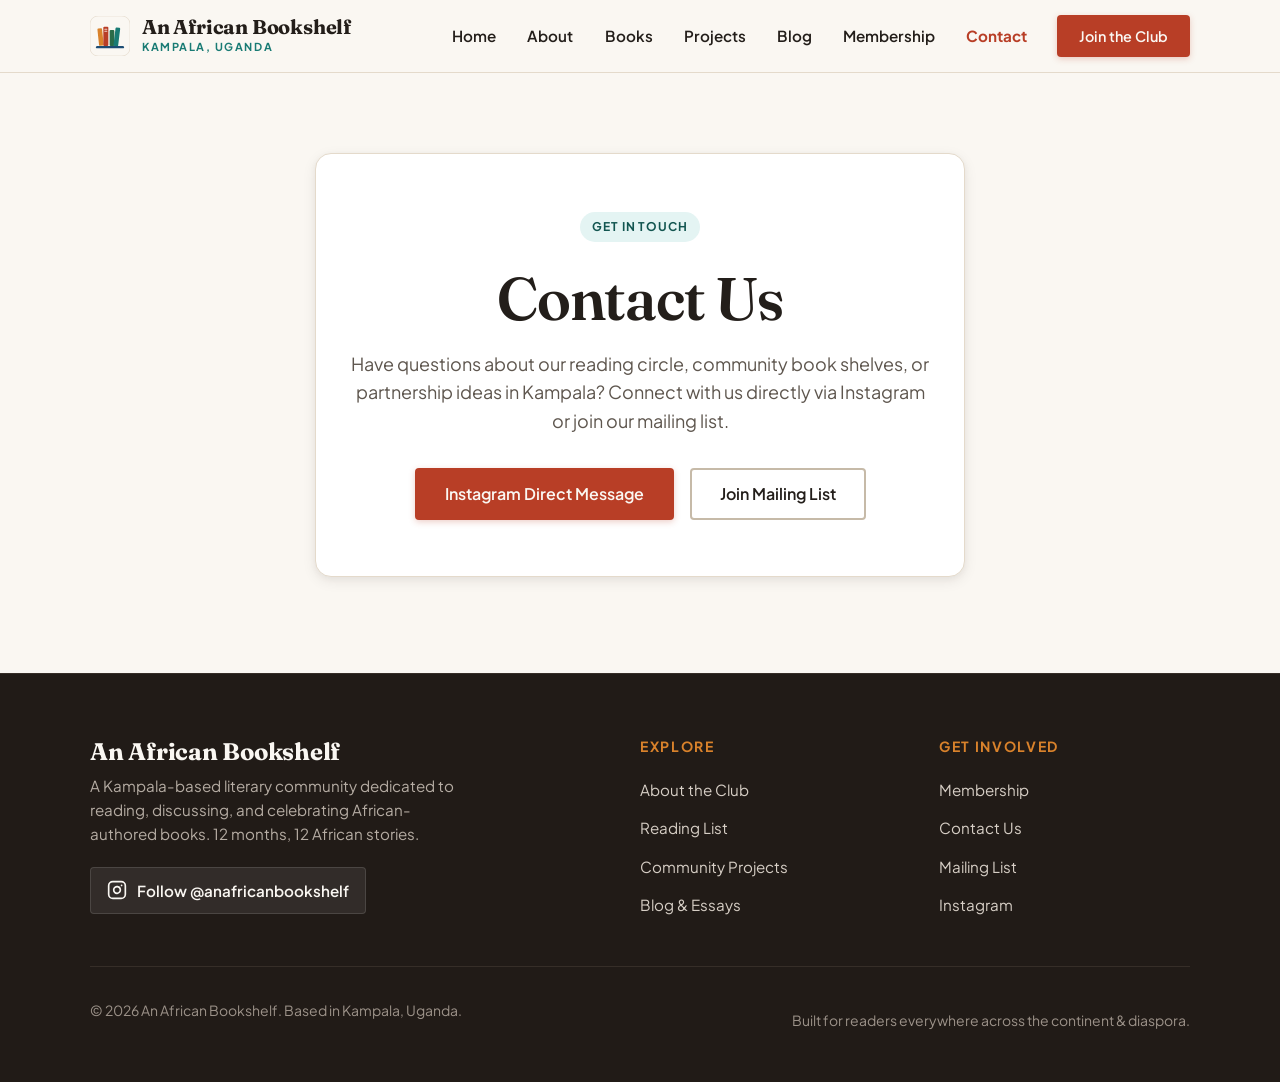
<file: contact.html>
<!DOCTYPE html>
<html lang="en">
<head>
  <meta charset="UTF-8">
  <meta name="viewport" content="width=device-width, initial-scale=1.0">
  <title>Contact Us — An African Bookshelf | Kampala, Uganda</title>
  <meta name="description" content="Get in touch with An African Bookshelf. Inquiries about book club meetings, community projects, and collaborations in Kampala.">
  <link rel="icon" type="image/svg+xml" href="./images/favicon.svg">
  <link rel="apple-touch-icon" href="./images/favicon.svg">
  <link rel="preconnect" href="https://fonts.googleapis.com">
  <link rel="preconnect" href="https://fonts.gstatic.com" crossorigin>
  <link href="https://fonts.googleapis.com/css2?family=Fraunces:ital,opsz,wght@0,9..144,500;0,9..144,600;0,9..144,700;1,9..144,400;1,9..144,600&family=Plus+Jakarta+Sans:wght@400;500;600;700&display=swap" rel="stylesheet">
  <link rel="stylesheet" href="./css/style.css">
</head>
<body>
  <a href="#main-content" class="skip-link">Skip to main content</a>

  <!-- Shared Header -->
  <header class="site-header" role="banner">
    <div class="container site-header-inner">
      <a href="./index.html" class="brand" aria-label="An African Bookshelf homepage">
        <div class="brand-logo-slot">
          <img src="./images/logo.svg" alt="An African Bookshelf logo" class="brand-logo-img" width="40" height="40">
        </div>
        <div class="brand-text">
          <span class="brand-title">An African Bookshelf</span>
          <span class="brand-subtitle">Kampala, Uganda</span>
        </div>
      </a>

      <button type="button" class="nav-toggle" aria-label="Toggle navigation menu" aria-expanded="false" aria-controls="site-navigation">
        <span class="nav-toggle-bar" aria-hidden="true"></span>
        <span class="nav-toggle-bar" aria-hidden="true"></span>
        <span class="nav-toggle-bar" aria-hidden="true"></span>
      </button>

      <nav id="site-navigation" class="site-nav" role="navigation" aria-label="Main Navigation">
        <ul class="nav-list">
          <li><a href="./index.html" class="nav-link">Home</a></li>
          <li><a href="./about.html" class="nav-link">About</a></li>
          <li><a href="./books.html" class="nav-link">Books</a></li>
          <li><a href="./projects.html" class="nav-link">Projects</a></li>
          <li><a href="./blog.html" class="nav-link">Blog</a></li>
          <li><a href="./membership.html" class="nav-link">Membership</a></li>
          <li><a href="./contact.html" class="nav-link active" aria-current="page">Contact</a></li>
          <li class="nav-cta">
            <a href="./membership.html" class="btn btn-primary">Join the Club</a>
          </li>
        </ul>
      </nav>
    </div>
  </header>

  <!-- Main Stub Content -->
  <main id="main-content">
    <section class="stub-section">
      <div class="container">
        <div class="stub-card">
          <div class="stub-badge">
            <span class="badge badge-teal">Get in Touch</span>
          </div>
          <h1 class="stub-title">Contact Us</h1>
          <p class="stub-desc">
            Have questions about our reading circle, community book shelves, or partnership ideas in Kampala? Connect with us directly via Instagram or join our mailing list.
          </p>
          <div class="btn-group" style="justify-content: center;">
            <a href="https://www.instagram.com/anafricanbookshelf/" target="_blank" rel="noopener noreferrer" class="btn btn-primary">Instagram Direct Message</a>
            <a href="./index.html#newsletter-container" class="btn btn-secondary">Join Mailing List</a>
          </div>
        </div>
      </div>
    </section>
  </main>

  <!-- Shared Footer -->
  <footer class="site-footer" role="contentinfo">
    <div class="container">
      <div class="footer-grid">
        <div class="footer-brand">
          <div class="brand-title footer-brand-title">An African Bookshelf</div>
          <p class="footer-brand-desc">
            A Kampala-based literary community dedicated to reading, discussing, and celebrating African-authored books. 12 months, 12 African stories.
          </p>
          <a href="https://www.instagram.com/anafricanbookshelf/" target="_blank" rel="noopener noreferrer" class="social-link-item">
            <svg width="20" height="20" viewBox="0 0 24 24" fill="none" stroke="currentColor" stroke-width="2" stroke-linecap="round" stroke-linejoin="round" aria-hidden="true"><rect x="2" y="2" width="20" height="20" rx="5" ry="5"></rect><path d="M16 11.37A4 4 0 1 1 12.63 8 4 4 0 0 1 16 11.37z"></path><line x1="17.5" y1="6.5" x2="17.51" y2="6.5"></line></svg>
            <span>Follow @anafricanbookshelf</span>
          </a>
        </div>
        <div class="footer-links-col">
          <h3 class="footer-heading">Explore</h3>
          <ul class="footer-nav-list">
            <li><a href="./about.html" class="footer-link">About the Club</a></li>
            <li><a href="./books.html" class="footer-link">Reading List</a></li>
            <li><a href="./projects.html" class="footer-link">Community Projects</a></li>
            <li><a href="./blog.html" class="footer-link">Blog & Essays</a></li>
          </ul>
        </div>
        <div class="footer-links-col">
          <h3 class="footer-heading">Get Involved</h3>
          <ul class="footer-nav-list">
            <li><a href="./membership.html" class="footer-link">Membership</a></li>
            <li><a href="./contact.html" class="footer-link">Contact Us</a></li>
            <li><a href="./index.html#newsletter-container" class="footer-link">Mailing List</a></li>
            <li><a href="https://www.instagram.com/anafricanbookshelf/" target="_blank" rel="noopener noreferrer" class="footer-link">Instagram</a></li>
          </ul>
        </div>
      </div>
      <div class="footer-bottom">
        <p>&copy; <span id="footer-year">2026</span> An African Bookshelf. Based in Kampala, Uganda.</p>
        <p>Built for readers everywhere across the continent &amp; diaspora.</p>
      </div>
    </div>
  </footer>

  <script src="./js/main.js"></script>
</body>
</html>
</file>
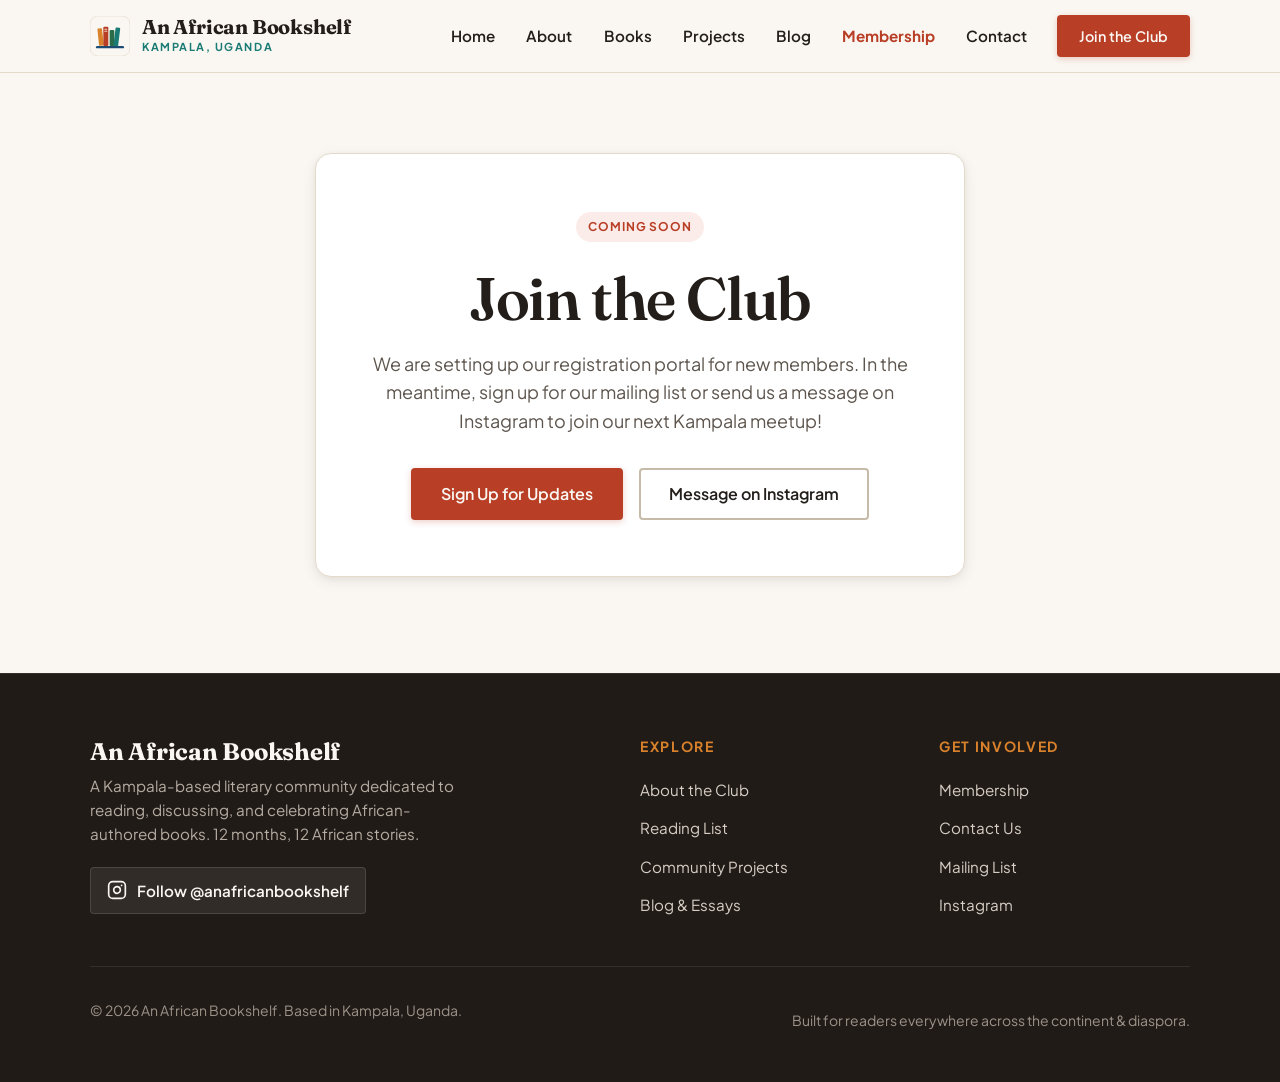
<file: membership.html>
<!DOCTYPE html>
<html lang="en">
<head>
  <meta charset="UTF-8">
  <meta name="viewport" content="width=device-width, initial-scale=1.0">
  <title>Membership — An African Bookshelf | Kampala, Uganda</title>
  <meta name="description" content="Join An African Bookshelf. Information on monthly reading club meetings, membership tiers, discussion circles, and community perks in Kampala.">
  <link rel="icon" type="image/svg+xml" href="./images/favicon.svg">
  <link rel="apple-touch-icon" href="./images/favicon.svg">
  <link rel="preconnect" href="https://fonts.googleapis.com">
  <link rel="preconnect" href="https://fonts.gstatic.com" crossorigin>
  <link href="https://fonts.googleapis.com/css2?family=Fraunces:ital,opsz,wght@0,9..144,500;0,9..144,600;0,9..144,700;1,9..144,400;1,9..144,600&family=Plus+Jakarta+Sans:wght@400;500;600;700&display=swap" rel="stylesheet">
  <link rel="stylesheet" href="./css/style.css">
</head>
<body>
  <a href="#main-content" class="skip-link">Skip to main content</a>

  <!-- Shared Header -->
  <header class="site-header" role="banner">
    <div class="container site-header-inner">
      <a href="./index.html" class="brand" aria-label="An African Bookshelf homepage">
        <div class="brand-logo-slot">
          <img src="./images/logo.svg" alt="An African Bookshelf logo" class="brand-logo-img" width="40" height="40">
        </div>
        <div class="brand-text">
          <span class="brand-title">An African Bookshelf</span>
          <span class="brand-subtitle">Kampala, Uganda</span>
        </div>
      </a>

      <button type="button" class="nav-toggle" aria-label="Toggle navigation menu" aria-expanded="false" aria-controls="site-navigation">
        <span class="nav-toggle-bar" aria-hidden="true"></span>
        <span class="nav-toggle-bar" aria-hidden="true"></span>
        <span class="nav-toggle-bar" aria-hidden="true"></span>
      </button>

      <nav id="site-navigation" class="site-nav" role="navigation" aria-label="Main Navigation">
        <ul class="nav-list">
          <li><a href="./index.html" class="nav-link">Home</a></li>
          <li><a href="./about.html" class="nav-link">About</a></li>
          <li><a href="./books.html" class="nav-link">Books</a></li>
          <li><a href="./projects.html" class="nav-link">Projects</a></li>
          <li><a href="./blog.html" class="nav-link">Blog</a></li>
          <li><a href="./membership.html" class="nav-link active" aria-current="page">Membership</a></li>
          <li><a href="./contact.html" class="nav-link">Contact</a></li>
          <li class="nav-cta">
            <a href="./membership.html" class="btn btn-primary">Join the Club</a>
          </li>
        </ul>
      </nav>
    </div>
  </header>

  <!-- Main Stub Content -->
  <main id="main-content">
    <section class="stub-section">
      <div class="container">
        <div class="stub-card">
          <div class="stub-badge">
            <span class="badge badge-brick">Coming Soon</span>
          </div>
          <h1 class="stub-title">Join the Club</h1>
          <p class="stub-desc">
            We are setting up our registration portal for new members. In the meantime, sign up for our mailing list or send us a message on Instagram to join our next Kampala meetup!
          </p>
          <div class="btn-group" style="justify-content: center;">
            <a href="./index.html#newsletter-container" class="btn btn-primary">Sign Up for Updates</a>
            <a href="https://www.instagram.com/anafricanbookshelf/" target="_blank" rel="noopener noreferrer" class="btn btn-secondary">Message on Instagram</a>
          </div>
        </div>
      </div>
    </section>
  </main>

  <!-- Shared Footer -->
  <footer class="site-footer" role="contentinfo">
    <div class="container">
      <div class="footer-grid">
        <div class="footer-brand">
          <div class="brand-title footer-brand-title">An African Bookshelf</div>
          <p class="footer-brand-desc">
            A Kampala-based literary community dedicated to reading, discussing, and celebrating African-authored books. 12 months, 12 African stories.
          </p>
          <a href="https://www.instagram.com/anafricanbookshelf/" target="_blank" rel="noopener noreferrer" class="social-link-item">
            <svg width="20" height="20" viewBox="0 0 24 24" fill="none" stroke="currentColor" stroke-width="2" stroke-linecap="round" stroke-linejoin="round" aria-hidden="true"><rect x="2" y="2" width="20" height="20" rx="5" ry="5"></rect><path d="M16 11.37A4 4 0 1 1 12.63 8 4 4 0 0 1 16 11.37z"></path><line x1="17.5" y1="6.5" x2="17.51" y2="6.5"></line></svg>
            <span>Follow @anafricanbookshelf</span>
          </a>
        </div>
        <div class="footer-links-col">
          <h3 class="footer-heading">Explore</h3>
          <ul class="footer-nav-list">
            <li><a href="./about.html" class="footer-link">About the Club</a></li>
            <li><a href="./books.html" class="footer-link">Reading List</a></li>
            <li><a href="./projects.html" class="footer-link">Community Projects</a></li>
            <li><a href="./blog.html" class="footer-link">Blog & Essays</a></li>
          </ul>
        </div>
        <div class="footer-links-col">
          <h3 class="footer-heading">Get Involved</h3>
          <ul class="footer-nav-list">
            <li><a href="./membership.html" class="footer-link">Membership</a></li>
            <li><a href="./contact.html" class="footer-link">Contact Us</a></li>
            <li><a href="./index.html#newsletter-container" class="footer-link">Mailing List</a></li>
            <li><a href="https://www.instagram.com/anafricanbookshelf/" target="_blank" rel="noopener noreferrer" class="footer-link">Instagram</a></li>
          </ul>
        </div>
      </div>
      <div class="footer-bottom">
        <p>&copy; <span id="footer-year">2026</span> An African Bookshelf. Based in Kampala, Uganda.</p>
        <p>Built for readers everywhere across the continent &amp; diaspora.</p>
      </div>
    </div>
  </footer>

  <script src="./js/main.js"></script>
</body>
</html>
</file>
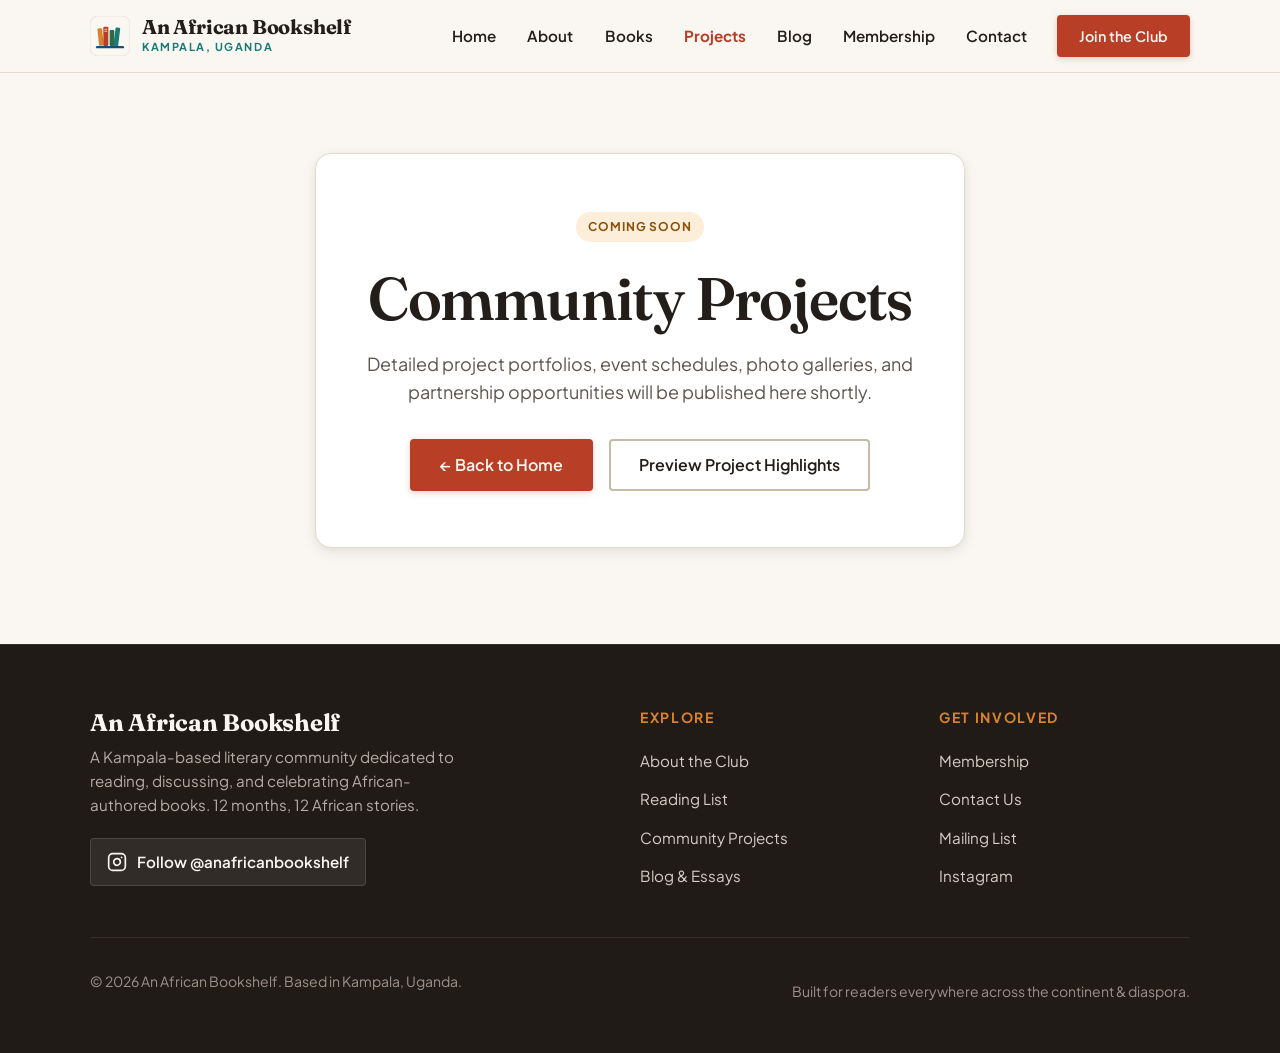
<file: projects.html>
<!DOCTYPE html>
<html lang="en">
<head>
  <meta charset="UTF-8">
  <meta name="viewport" content="width=device-width, initial-scale=1.0">
  <title>Projects — An African Bookshelf | Kampala, Uganda</title>
  <meta name="description" content="Explore our community projects: arts and poetry events, local activist stories, neighbourhood book shelves, and our digital library in Kampala.">
  <link rel="icon" type="image/svg+xml" href="./images/favicon.svg">
  <link rel="apple-touch-icon" href="./images/favicon.svg">
  <link rel="preconnect" href="https://fonts.googleapis.com">
  <link rel="preconnect" href="https://fonts.gstatic.com" crossorigin>
  <link href="https://fonts.googleapis.com/css2?family=Fraunces:ital,opsz,wght@0,9..144,500;0,9..144,600;0,9..144,700;1,9..144,400;1,9..144,600&family=Plus+Jakarta+Sans:wght@400;500;600;700&display=swap" rel="stylesheet">
  <link rel="stylesheet" href="./css/style.css">
</head>
<body>
  <a href="#main-content" class="skip-link">Skip to main content</a>

  <!-- Shared Header -->
  <header class="site-header" role="banner">
    <div class="container site-header-inner">
      <a href="./index.html" class="brand" aria-label="An African Bookshelf homepage">
        <div class="brand-logo-slot">
          <img src="./images/logo.svg" alt="An African Bookshelf logo" class="brand-logo-img" width="40" height="40">
        </div>
        <div class="brand-text">
          <span class="brand-title">An African Bookshelf</span>
          <span class="brand-subtitle">Kampala, Uganda</span>
        </div>
      </a>

      <button type="button" class="nav-toggle" aria-label="Toggle navigation menu" aria-expanded="false" aria-controls="site-navigation">
        <span class="nav-toggle-bar" aria-hidden="true"></span>
        <span class="nav-toggle-bar" aria-hidden="true"></span>
        <span class="nav-toggle-bar" aria-hidden="true"></span>
      </button>

      <nav id="site-navigation" class="site-nav" role="navigation" aria-label="Main Navigation">
        <ul class="nav-list">
          <li><a href="./index.html" class="nav-link">Home</a></li>
          <li><a href="./about.html" class="nav-link">About</a></li>
          <li><a href="./books.html" class="nav-link">Books</a></li>
          <li><a href="./projects.html" class="nav-link active" aria-current="page">Projects</a></li>
          <li><a href="./blog.html" class="nav-link">Blog</a></li>
          <li><a href="./membership.html" class="nav-link">Membership</a></li>
          <li><a href="./contact.html" class="nav-link">Contact</a></li>
          <li class="nav-cta">
            <a href="./membership.html" class="btn btn-primary">Join the Club</a>
          </li>
        </ul>
      </nav>
    </div>
  </header>

  <!-- Main Stub Content -->
  <main id="main-content">
    <section class="stub-section">
      <div class="container">
        <div class="stub-card">
          <div class="stub-badge">
            <span class="badge badge-ochre">Coming Soon</span>
          </div>
          <h1 class="stub-title">Community Projects</h1>
          <p class="stub-desc">
            Detailed project portfolios, event schedules, photo galleries, and partnership opportunities will be published here shortly.
          </p>
          <div class="btn-group" style="justify-content: center;">
            <a href="./index.html" class="btn btn-primary">&larr; Back to Home</a>
            <a href="./index.html#projects" class="btn btn-secondary">Preview Project Highlights</a>
          </div>
        </div>
      </div>
    </section>
  </main>

  <!-- Shared Footer -->
  <footer class="site-footer" role="contentinfo">
    <div class="container">
      <div class="footer-grid">
        <div class="footer-brand">
          <div class="brand-title footer-brand-title">An African Bookshelf</div>
          <p class="footer-brand-desc">
            A Kampala-based literary community dedicated to reading, discussing, and celebrating African-authored books. 12 months, 12 African stories.
          </p>
          <a href="https://www.instagram.com/anafricanbookshelf/" target="_blank" rel="noopener noreferrer" class="social-link-item">
            <svg width="20" height="20" viewBox="0 0 24 24" fill="none" stroke="currentColor" stroke-width="2" stroke-linecap="round" stroke-linejoin="round" aria-hidden="true"><rect x="2" y="2" width="20" height="20" rx="5" ry="5"></rect><path d="M16 11.37A4 4 0 1 1 12.63 8 4 4 0 0 1 16 11.37z"></path><line x1="17.5" y1="6.5" x2="17.51" y2="6.5"></line></svg>
            <span>Follow @anafricanbookshelf</span>
          </a>
        </div>
        <div class="footer-links-col">
          <h3 class="footer-heading">Explore</h3>
          <ul class="footer-nav-list">
            <li><a href="./about.html" class="footer-link">About the Club</a></li>
            <li><a href="./books.html" class="footer-link">Reading List</a></li>
            <li><a href="./projects.html" class="footer-link">Community Projects</a></li>
            <li><a href="./blog.html" class="footer-link">Blog & Essays</a></li>
          </ul>
        </div>
        <div class="footer-links-col">
          <h3 class="footer-heading">Get Involved</h3>
          <ul class="footer-nav-list">
            <li><a href="./membership.html" class="footer-link">Membership</a></li>
            <li><a href="./contact.html" class="footer-link">Contact Us</a></li>
            <li><a href="./index.html#newsletter-container" class="footer-link">Mailing List</a></li>
            <li><a href="https://www.instagram.com/anafricanbookshelf/" target="_blank" rel="noopener noreferrer" class="footer-link">Instagram</a></li>
          </ul>
        </div>
      </div>
      <div class="footer-bottom">
        <p>&copy; <span id="footer-year">2026</span> An African Bookshelf. Based in Kampala, Uganda.</p>
        <p>Built for readers everywhere across the continent &amp; diaspora.</p>
      </div>
    </div>
  </footer>

  <script src="./js/main.js"></script>
</body>
</html>
</file>
<file: css/style.css>
/* ==========================================================================
   An African Bookshelf — Shared Stylesheet
   Design: Warm off-white background, logo accent colours (ochre yellow, 
           brick red, green, teal, blue), editorial serif headings, clean sans body.
   Mobile-first & Accessible.
   ========================================================================== */

/* --- Custom Properties / Theme Variables --- */
:root {
  /* Brand Accent Colours from Logo */
  --color-ochre: #D9822B;
  --color-ochre-light: #FDEED9;
  --color-brick-red: #B83E26;
  --color-brick-red-hover: #9E341F;
  --color-brick-red-light: #FCECE9;
  --color-green: #2B6B48;
  --color-green-light: #E7F3EC;
  --color-teal: #197B74;
  --color-teal-light: #E4F4F3;
  --color-blue: #1C4C74;
  --color-blue-light: #E6F0F8;

  /* Base & Neutral Colours */
  --color-bg: #FAF7F2;              /* Warm off-white background */
  --color-surface: #FFFFFF;         /* Pure white surface */
  --color-surface-warm: #F4EFE6;    /* Warm beige surface */
  --color-surface-alt: #EFE8DC;     /* Subtle warm card background */
  --color-border: #E4DACB;          /* Soft warm border */
  --color-border-dark: #C6BAA8;     /* Stronger border */

  /* Typography Colours (WCAG AAA / AA compliant contrast) */
  --color-text: #231E1A;            /* Deep near-black charcoal */
  --color-text-muted: #5E564E;      /* Muted charcoal */
  --color-text-subtle: #7A7268;     /* Subtle caption text */
  --color-text-inverse: #FAF7F2;    /* Text on dark/accent surfaces */

  /* Typography */
  --font-serif: "Fraunces", "Merriweather", Georgia, "Times New Roman", serif;
  --font-sans: "Plus Jakarta Sans", -apple-system, BlinkMacSystemFont, "Segoe UI", Roboto, Helvetica, Arial, sans-serif;

  /* Sizing & Spacing */
  --container-max-width: 1140px;
  --header-height: 4.5rem;
  --radius-sm: 4px;
  --radius-md: 8px;
  --radius-lg: 16px;
  --radius-full: 9999px;

  /* Shadows */
  --shadow-sm: 0 1px 3px rgba(35, 30, 26, 0.06), 0 1px 2px rgba(35, 30, 26, 0.04);
  --shadow-md: 0 4px 14px rgba(35, 30, 26, 0.08), 0 2px 6px rgba(35, 30, 26, 0.04);
  --shadow-lg: 0 10px 25px rgba(35, 30, 26, 0.1), 0 4px 10px rgba(35, 30, 26, 0.05);

  /* Transitions */
  --transition-fast: 0.18s ease-in-out;
  --transition-normal: 0.28s ease-in-out;
}

/* --- Global Reset & Box-Sizing --- */
*,
*::before,
*::after {
  box-sizing: border-box;
  margin: 0;
  padding: 0;
}

html {
  font-size: 100%;
  scroll-behavior: smooth;
  -webkit-text-size-adjust: 100%;
}

body {
  background-color: var(--color-bg);
  color: var(--color-text);
  font-family: var(--font-sans);
  font-size: 1.0625rem;
  line-height: 1.65;
  min-height: 100vh;
  display: flex;
  flex-direction: column;
}

/* High contrast focus ring for keyboard navigation */
:focus-visible {
  outline: 3px solid var(--color-brick-red);
  outline-offset: 3px;
}

/* Accessibility: Skip to Content */
.skip-link {
  position: absolute;
  top: -999px;
  left: 1rem;
  background: var(--color-brick-red);
  color: var(--color-text-inverse);
  padding: 0.75rem 1.25rem;
  font-weight: 600;
  z-index: 1000;
  border-radius: var(--radius-sm);
  text-decoration: none;
  transition: top var(--transition-fast);
}

.skip-link:focus {
  top: 1rem;
}

/* --- Typography --- */
h1, h2, h3, h4, h5, h6 {
  font-family: var(--font-serif);
  color: var(--color-text);
  line-height: 1.2;
  font-weight: 600;
}

h1 {
  font-size: clamp(2.25rem, 5vw + 1rem, 3.75rem);
  letter-spacing: -0.02em;
}

h2 {
  font-size: clamp(1.75rem, 3vw + 0.5rem, 2.5rem);
  letter-spacing: -0.015em;
  margin-bottom: 1rem;
}

h3 {
  font-size: clamp(1.25rem, 2vw + 0.25rem, 1.5rem);
  letter-spacing: -0.01em;
}

p {
  margin-bottom: 1.25rem;
}

p:last-child {
  margin-bottom: 0;
}

a {
  color: var(--color-brick-red);
  text-decoration-thickness: 1.5px;
  text-underline-offset: 3px;
  transition: color var(--transition-fast);
}

a:hover {
  color: var(--color-brick-red-hover);
}

img, svg {
  max-width: 100%;
  height: auto;
  display: block;
}

/* --- Container & Utilities --- */
.container {
  width: 100%;
  max-width: var(--container-max-width);
  margin-left: auto;
  margin-right: auto;
  padding-left: 1.25rem;
  padding-right: 1.25rem;
}

.section {
  padding-top: 4.5rem;
  padding-bottom: 4.5rem;
}

.section-warm {
  background-color: var(--color-surface-warm);
}

.section-white {
  background-color: var(--color-surface);
  border-top: 1px solid var(--color-border);
  border-bottom: 1px solid var(--color-border);
}

.section-header {
  text-align: center;
  max-width: 720px;
  margin: 0 auto 3rem auto;
}

.section-kicker {
  display: inline-block;
  font-family: var(--font-sans);
  font-size: 0.8125rem;
  font-weight: 700;
  text-transform: uppercase;
  letter-spacing: 0.12em;
  color: var(--color-brick-red);
  margin-bottom: 0.5rem;
}

.section-lead {
  font-size: 1.1875rem;
  color: var(--color-text-muted);
  line-height: 1.6;
}

/* Badges & Tags */
.badge {
  display: inline-flex;
  align-items: center;
  gap: 0.35rem;
  font-size: 0.75rem;
  font-weight: 700;
  text-transform: uppercase;
  letter-spacing: 0.08em;
  padding: 0.3rem 0.75rem;
  border-radius: var(--radius-full);
}

.badge-ochre {
  background-color: var(--color-ochre-light);
  color: #8C4E0B;
}

.badge-green {
  background-color: var(--color-green-light);
  color: #1B5033;
}

.badge-brick {
  background-color: var(--color-brick-red-light);
  color: var(--color-brick-red);
}

.badge-teal {
  background-color: var(--color-teal-light);
  color: #125550;
}

.badge-blue {
  background-color: var(--color-blue-light);
  color: #133958;
}

/* --- Buttons --- */
.btn-group {
  display: flex;
  flex-wrap: wrap;
  gap: 1rem;
  align-items: center;
}

.btn {
  display: inline-flex;
  align-items: center;
  justify-content: center;
  gap: 0.5rem;
  font-family: var(--font-sans);
  font-size: 1rem;
  font-weight: 600;
  padding: 0.85rem 1.75rem;
  border-radius: var(--radius-sm);
  text-decoration: none;
  cursor: pointer;
  border: 2px solid transparent;
  transition: all var(--transition-fast);
  text-align: center;
  line-height: 1.3;
}

.btn-primary {
  background-color: var(--color-brick-red);
  color: var(--color-text-inverse);
  box-shadow: 0 2px 6px rgba(184, 62, 38, 0.25);
}

.btn-primary:hover,
.btn-primary:focus {
  background-color: var(--color-brick-red-hover);
  color: var(--color-text-inverse);
  box-shadow: 0 4px 12px rgba(184, 62, 38, 0.35);
  transform: translateY(-1px);
}

.btn-secondary {
  background-color: transparent;
  color: var(--color-text);
  border-color: var(--color-border-dark);
}

.btn-secondary:hover,
.btn-secondary:focus {
  background-color: var(--color-surface-warm);
  border-color: var(--color-text);
  color: var(--color-text);
  transform: translateY(-1px);
}

.btn-accent {
  background-color: var(--color-ochre);
  color: #261604;
}

.btn-accent:hover,
.btn-accent:focus {
  background-color: #C3721F;
  color: #FFFFFF;
}

/* --- Shared Header & Navigation --- */
.site-header {
  position: sticky;
  top: 0;
  z-index: 100;
  background-color: rgba(250, 247, 242, 0.95);
  backdrop-filter: blur(8px);
  -webkit-backdrop-filter: blur(8px);
  border-bottom: 1px solid var(--color-border);
  transition: box-shadow var(--transition-fast);
}

.site-header-inner {
  display: flex;
  align-items: center;
  justify-content: space-between;
  height: var(--header-height);
}

/* Brand Identity */
.brand {
  display: flex;
  align-items: center;
  gap: 0.75rem;
  text-decoration: none;
  color: var(--color-text);
}

.brand-logo-slot {
  display: flex;
  align-items: center;
  justify-content: center;
  flex-shrink: 0;
}

.brand-logo-img {
  width: 2.5rem;
  height: 2.5rem;
  border-radius: var(--radius-sm);
  display: block;
}

.brand-logo-mark {
  width: 2.5rem;
  height: 2.5rem;
  border-radius: var(--radius-sm);
  background: linear-gradient(135deg, var(--color-ochre) 0%, var(--color-brick-red) 50%, var(--color-teal) 100%);
  display: flex;
  align-items: center;
  justify-content: center;
  color: #FFFFFF;
  font-family: var(--font-serif);
  font-weight: 700;
  font-size: 1.25rem;
  box-shadow: var(--shadow-sm);
  flex-shrink: 0;
}

.brand-text {
  display: flex;
  flex-direction: column;
}

.brand-title {
  font-family: var(--font-serif);
  font-size: 1.25rem;
  font-weight: 700;
  letter-spacing: -0.01em;
  color: var(--color-text);
  line-height: 1.15;
}

.brand-subtitle {
  font-size: 0.6875rem;
  text-transform: uppercase;
  letter-spacing: 0.14em;
  color: var(--color-teal);
  font-weight: 700;
}

/* Nav Menu (Mobile First) */
.nav-toggle {
  display: flex;
  flex-direction: column;
  justify-content: center;
  align-items: center;
  gap: 5px;
  width: 2.75rem;
  height: 2.75rem;
  background: transparent;
  border: 1px solid var(--color-border);
  border-radius: var(--radius-sm);
  cursor: pointer;
  padding: 0.5rem;
  color: var(--color-text);
}

.nav-toggle-bar {
  width: 1.35rem;
  height: 2px;
  background-color: var(--color-text);
  border-radius: 2px;
  transition: transform var(--transition-fast), opacity var(--transition-fast);
}

.nav-toggle[aria-expanded="true"] .nav-toggle-bar:nth-child(1) {
  transform: translateY(7px) rotate(45deg);
}

.nav-toggle[aria-expanded="true"] .nav-toggle-bar:nth-child(2) {
  opacity: 0;
}

.nav-toggle[aria-expanded="true"] .nav-toggle-bar:nth-child(3) {
  transform: translateY(-7px) rotate(-45deg);
}

.site-nav {
  position: absolute;
  top: 100%;
  left: 0;
  right: 0;
  background-color: var(--color-surface);
  border-bottom: 1px solid var(--color-border);
  box-shadow: var(--shadow-lg);
  padding: 1.25rem;
  display: none;
}

.site-nav.is-open {
  display: block;
}

.nav-list {
  list-style: none;
  display: flex;
  flex-direction: column;
  gap: 0.25rem;
}

.nav-link {
  display: block;
  padding: 0.65rem 0.85rem;
  font-size: 1rem;
  font-weight: 600;
  color: var(--color-text);
  text-decoration: none;
  border-radius: var(--radius-sm);
  transition: background-color var(--transition-fast), color var(--transition-fast);
}

.nav-link:hover,
.nav-link:focus {
  background-color: var(--color-surface-warm);
  color: var(--color-brick-red);
}

.nav-link.active {
  color: var(--color-brick-red);
  font-weight: 700;
}

.nav-cta {
  margin-top: 0.75rem;
  padding-top: 0.75rem;
  border-top: 1px solid var(--color-border);
}

.nav-cta .btn {
  width: 100%;
}

/* --- Hero Section --- */
.hero {
  padding-top: 3.5rem;
  padding-bottom: 4rem;
  position: relative;
  overflow: hidden;
}

.hero-grid {
  display: grid;
  grid-template-columns: 1fr;
  gap: 2.5rem;
  align-items: center;
}

.hero-content {
  max-width: 650px;
}

.hero-badge {
  display: inline-flex;
  align-items: center;
  gap: 0.5rem;
  background-color: var(--color-surface-warm);
  border: 1px solid var(--color-border);
  padding: 0.35rem 0.85rem;
  border-radius: var(--radius-full);
  font-size: 0.8125rem;
  font-weight: 600;
  color: var(--color-teal);
  margin-bottom: 1.5rem;
}

.hero-badge-dot {
  width: 8px;
  height: 8px;
  border-radius: 50%;
  background-color: var(--color-green);
}

.hero-title {
  margin-bottom: 1.25rem;
  line-height: 1.1;
  color: var(--color-text);
}

.hero-tagline {
  font-family: var(--font-serif);
  font-size: clamp(1.25rem, 2vw + 0.5rem, 1.625rem);
  font-style: italic;
  color: var(--color-brick-red);
  line-height: 1.4;
  margin-bottom: 1.25rem;
}

.hero-lead {
  font-size: 1.125rem;
  color: var(--color-text-muted);
  line-height: 1.65;
  margin-bottom: 2rem;
}

/* Stylized African Book Stack Visual Graphic */
.hero-visual {
  display: flex;
  justify-content: center;
  align-items: center;
}

.bookstack-graphic {
  width: 100%;
  max-width: 380px;
  background-color: var(--color-surface);
  border: 1px solid var(--color-border);
  border-radius: var(--radius-lg);
  padding: 2rem 1.75rem;
  box-shadow: var(--shadow-md);
  position: relative;
}

.graphic-accent-bar {
  display: flex;
  height: 6px;
  border-radius: 3px;
  overflow: hidden;
  margin-bottom: 1.5rem;
}

.accent-ochre { background-color: var(--color-ochre); flex: 1; }
.accent-brick { background-color: var(--color-brick-red); flex: 1; }
.accent-green { background-color: var(--color-green); flex: 1; }
.accent-teal  { background-color: var(--color-teal); flex: 1; }
.accent-blue  { background-color: var(--color-blue); flex: 1; }

.bookstack-stat-list {
  list-style: none;
  display: flex;
  flex-direction: column;
  gap: 1.25rem;
}

.bookstack-stat-item {
  display: flex;
  align-items: flex-start;
  gap: 1rem;
}

.stat-icon {
  width: 2.5rem;
  height: 2.5rem;
  border-radius: var(--radius-md);
  display: flex;
  align-items: center;
  justify-content: center;
  font-size: 1.15rem;
  flex-shrink: 0;
}

.stat-icon.ochre { background-color: var(--color-ochre-light); color: var(--color-ochre); }
.stat-icon.green { background-color: var(--color-green-light); color: var(--color-green); }
.stat-icon.blue  { background-color: var(--color-blue-light); color: var(--color-blue); }

.stat-number {
  font-family: var(--font-serif);
  font-size: 1.25rem;
  font-weight: 700;
  color: var(--color-text);
  line-height: 1.2;
}

.stat-label {
  font-size: 0.875rem;
  color: var(--color-text-muted);
}

/* --- Current Read Section --- */
.current-read-card {
  background-color: var(--color-surface);
  border: 1px solid var(--color-border);
  border-radius: var(--radius-lg);
  box-shadow: var(--shadow-md);
  padding: 2rem 1.5rem;
  position: relative;
  overflow: hidden;
}

.current-read-card::before {
  content: "";
  position: absolute;
  top: 0;
  left: 0;
  bottom: 0;
  width: 6px;
  background: linear-gradient(180deg, var(--color-brick-red) 0%, var(--color-ochre) 100%);
}

.current-read-grid {
  display: grid;
  grid-template-columns: 1fr;
  gap: 2rem;
  align-items: center;
}

.current-read-cover-wrapper {
  display: flex;
  justify-content: center;
}

.book-cover-mock {
  width: 190px;
  aspect-ratio: 2 / 3;
  background: linear-gradient(145deg, #2D1E16, #4A2E1F);
  border-radius: 4px 10px 10px 4px;
  box-shadow: 0 10px 25px rgba(0, 0, 0, 0.25), -4px 0 0 rgba(255, 255, 255, 0.15) inset;
  display: flex;
  flex-direction: column;
  justify-content: space-between;
  padding: 1.25rem;
  color: #FAF7F2;
  position: relative;
  border-left: 5px solid #1E130D;
}

.mock-spine-mark {
  font-size: 0.65rem;
  letter-spacing: 0.12em;
  text-transform: uppercase;
  color: var(--color-ochre);
  font-weight: 700;
}

.mock-title {
  font-family: var(--font-serif);
  font-size: 1.15rem;
  line-height: 1.25;
  margin: auto 0;
  color: #FFFFFF;
}

.mock-author {
  font-size: 0.8125rem;
  color: #E2D7CB;
  font-style: italic;
}

.current-read-meta {
  display: flex;
  flex-direction: column;
  gap: 0.75rem;
}

.current-read-badges {
  display: flex;
  flex-wrap: wrap;
  gap: 0.5rem;
  align-items: center;
}

.current-read-title {
  font-size: clamp(1.75rem, 3vw + 0.5rem, 2.35rem);
  color: var(--color-text);
  margin-top: 0.25rem;
  margin-bottom: 0.25rem;
  line-height: 1.2;
}

.current-read-author {
  font-size: 1.1875rem;
  color: var(--color-brick-red);
  font-weight: 600;
  margin-bottom: 0.5rem;
}

.current-read-desc {
  color: var(--color-text-muted);
  font-size: 1rem;
  line-height: 1.6;
}

.current-read-actions {
  display: flex;
  flex-wrap: wrap;
  gap: 1rem;
  margin-top: 0.75rem;
  align-items: center;
}

/* --- Projects Section --- */
.projects-grid {
  display: grid;
  grid-template-columns: 1fr;
  gap: 1.5rem;
}

.project-card {
  background-color: var(--color-surface);
  border: 1px solid var(--color-border);
  border-radius: var(--radius-md);
  padding: 2rem 1.75rem;
  display: flex;
  flex-direction: column;
  transition: transform var(--transition-fast), box-shadow var(--transition-fast), border-color var(--transition-fast);
  position: relative;
}

.project-card:hover {
  transform: translateY(-4px);
  box-shadow: var(--shadow-md);
  border-color: var(--color-border-dark);
}

.project-card::before {
  content: "";
  position: absolute;
  top: 0;
  left: 0;
  right: 0;
  height: 4px;
  border-radius: var(--radius-md) var(--radius-md) 0 0;
}

.card-ochre::before { background-color: var(--color-ochre); }
.card-brick::before { background-color: var(--color-brick-red); }
.card-green::before { background-color: var(--color-green); }
.card-teal::before  { background-color: var(--color-teal); }

.project-icon-box {
  width: 3rem;
  height: 3rem;
  border-radius: var(--radius-sm);
  display: flex;
  align-items: center;
  justify-content: center;
  margin-bottom: 1.25rem;
  font-size: 1.35rem;
}

.card-ochre .project-icon-box { background-color: var(--color-ochre-light); color: var(--color-ochre); }
.card-brick .project-icon-box { background-color: var(--color-brick-red-light); color: var(--color-brick-red); }
.card-green .project-icon-box { background-color: var(--color-green-light); color: var(--color-green); }
.card-teal .project-icon-box  { background-color: var(--color-teal-light); color: var(--color-teal); }

.project-card-title {
  font-size: 1.35rem;
  margin-bottom: 0.75rem;
  color: var(--color-text);
}

.project-card-body {
  color: var(--color-text-muted);
  font-size: 0.975rem;
  line-height: 1.6;
  flex-grow: 1;
  margin-bottom: 1.25rem;
}

.project-card-link {
  font-weight: 600;
  font-size: 0.9375rem;
  display: inline-flex;
  align-items: center;
  gap: 0.4rem;
  text-decoration: none;
}

.project-card-link:hover {
  text-decoration: underline;
}

/* --- Mailing List Section --- */
.newsletter-card {
  background: linear-gradient(135deg, #FBF6EE 0%, #F5ECDD 100%);
  border: 1px solid var(--color-border);
  border-radius: var(--radius-lg);
  padding: 3rem 1.75rem;
  text-align: center;
  box-shadow: var(--shadow-sm);
  position: relative;
  overflow: hidden;
}

.newsletter-content {
  max-width: 620px;
  margin: 0 auto;
}

.newsletter-title {
  margin-bottom: 0.75rem;
}

.newsletter-desc {
  color: var(--color-text-muted);
  margin-bottom: 2rem;
  font-size: 1.0625rem;
}

.newsletter-form {
  display: flex;
  flex-direction: column;
  gap: 0.75rem;
  max-width: 480px;
  margin: 0 auto;
}

.form-group {
  position: relative;
  width: 100%;
}

.form-input {
  width: 100%;
  padding: 0.95rem 1.15rem;
  font-family: var(--font-sans);
  font-size: 1rem;
  color: var(--color-text);
  background-color: var(--color-surface);
  border: 1.5px solid var(--color-border-dark);
  border-radius: var(--radius-sm);
  transition: border-color var(--transition-fast), box-shadow var(--transition-fast);
}

.form-input:focus {
  outline: none;
  border-color: var(--color-brick-red);
  box-shadow: 0 0 0 3px rgba(184, 62, 38, 0.15);
}

.newsletter-privacy {
  font-size: 0.8125rem;
  color: var(--color-text-subtle);
  margin-top: 1rem;
}

.newsletter-success {
  background-color: var(--color-green-light);
  border: 1px solid #B8E0CB;
  border-radius: var(--radius-md);
  padding: 1.5rem;
  color: #16462D;
  text-align: center;
  margin: 0 auto;
  max-width: 500px;
  animation: fadeIn 0.3s ease-in-out;
}

.newsletter-success h3 {
  color: var(--color-green);
  font-size: 1.25rem;
  margin-bottom: 0.5rem;
}

.newsletter-success p {
  color: #1E5336;
  font-size: 0.95rem;
  margin-bottom: 0;
}

@keyframes fadeIn {
  from { opacity: 0; transform: translateY(6px); }
  to { opacity: 1; transform: translateY(0); }
}

/* --- Page Headers for Inner Pages --- */
.page-hero {
  padding-top: 4.5rem;
  padding-bottom: 3rem;
  background-color: var(--color-surface-warm);
  border-bottom: 1px solid var(--color-border);
  text-align: center;
}

.page-hero .container {
  max-width: 780px;
}

.page-hero-title {
  margin-bottom: 1rem;
}

.page-hero-lead {
  font-size: 1.15rem;
  color: var(--color-text-muted);
  line-height: 1.65;
}

/* --- Books Catalog Section --- */
.books-filter-bar {
  display: flex;
  flex-wrap: wrap;
  gap: 0.5rem;
  justify-content: center;
  margin-bottom: 2.5rem;
}

.filter-btn {
  font-family: var(--font-sans);
  font-size: 0.875rem;
  font-weight: 600;
  padding: 0.5rem 1.15rem;
  border-radius: var(--radius-full);
  border: 1px solid var(--color-border-dark);
  background-color: var(--color-surface);
  color: var(--color-text);
  cursor: pointer;
  transition: all var(--transition-fast);
}

.filter-btn:hover {
  border-color: var(--color-brick-red);
  color: var(--color-brick-red);
}

.filter-btn.active {
  background-color: var(--color-brick-red);
  border-color: var(--color-brick-red);
  color: var(--color-text-inverse);
  box-shadow: 0 2px 6px rgba(184, 62, 38, 0.25);
}

.books-catalog-grid {
  display: grid;
  grid-template-columns: 1fr;
  gap: 1.75rem;
}

.catalog-card {
  background-color: var(--color-surface);
  border: 1px solid var(--color-border);
  border-radius: var(--radius-md);
  padding: 1.5rem;
  display: flex;
  flex-direction: column;
  gap: 1.25rem;
  box-shadow: var(--shadow-sm);
  transition: transform var(--transition-fast), box-shadow var(--transition-fast), border-color var(--transition-fast);
  position: relative;
}

.catalog-card:hover {
  transform: translateY(-3px);
  box-shadow: var(--shadow-md);
  border-color: var(--color-border-dark);
}

.catalog-card.is-current {
  border-color: var(--color-green);
  box-shadow: 0 0 0 1px var(--color-green), var(--shadow-md);
}

.catalog-card-header {
  display: flex;
  justify-content: space-between;
  align-items: center;
  gap: 0.5rem;
  flex-wrap: wrap;
}

.catalog-card-body {
  display: flex;
  gap: 1.25rem;
  align-items: flex-start;
}

.catalog-book-cover {
  width: 90px;
  min-width: 90px;
  aspect-ratio: 2 / 3;
  border-radius: 3px 6px 6px 3px;
  display: flex;
  flex-direction: column;
  justify-content: space-between;
  padding: 0.65rem 0.5rem;
  color: #FFFFFF;
  box-shadow: 0 4px 10px rgba(0, 0, 0, 0.18), -2px 0 0 rgba(255, 255, 255, 0.15) inset;
  border-left: 3px solid rgba(0, 0, 0, 0.3);
  flex-shrink: 0;
}

.catalog-book-cover.theme-ochre { background: linear-gradient(145deg, #A85D10, #D9822B); }
.catalog-book-cover.theme-brick { background: linear-gradient(145deg, #872815, #B83E26); }
.catalog-book-cover.theme-green { background: linear-gradient(145deg, #1C4A31, #2B6B48); }
.catalog-book-cover.theme-teal  { background: linear-gradient(145deg, #10524D, #197B74); }
.catalog-book-cover.theme-blue  { background: linear-gradient(145deg, #12334F, #1C4C74); }

.catalog-cover-spine {
  font-size: 0.55rem;
  text-transform: uppercase;
  letter-spacing: 0.08em;
  opacity: 0.85;
  font-weight: 700;
}

.catalog-cover-title {
  font-family: var(--font-serif);
  font-size: 0.75rem;
  line-height: 1.2;
  margin: auto 0;
  display: -webkit-box;
  -webkit-line-clamp: 4;
  -webkit-box-orient: vertical;
  overflow: hidden;
}

.catalog-cover-author {
  font-size: 0.625rem;
  opacity: 0.9;
  font-style: italic;
  white-space: nowrap;
  overflow: hidden;
  text-overflow: ellipsis;
}

.catalog-card-details {
  display: flex;
  flex-direction: column;
  gap: 0.35rem;
  flex-grow: 1;
}

.catalog-card-title {
  font-size: 1.25rem;
  color: var(--color-text);
  line-height: 1.25;
}

.catalog-card-author {
  font-size: 0.95rem;
  color: var(--color-brick-red);
  font-weight: 600;
}

.catalog-card-meta {
  font-size: 0.85rem;
  color: var(--color-text-muted);
  margin-top: 0.25rem;
}

@media (min-width: 640px) {
  .books-catalog-grid {
    grid-template-columns: repeat(2, 1fr);
  }
}

@media (min-width: 1024px) {
  .books-catalog-grid {
    grid-template-columns: repeat(3, 1fr);
  }
}

/* --- Coming Soon Stub Pages --- */
.stub-section {
  padding-top: 5rem;
  padding-bottom: 6rem;
  min-height: 60vh;
  display: flex;
  align-items: center;
}

.stub-card {
  background-color: var(--color-surface);
  border: 1px solid var(--color-border);
  border-radius: var(--radius-lg);
  padding: 3.5rem 2rem;
  text-align: center;
  max-width: 650px;
  margin: 0 auto;
  box-shadow: var(--shadow-md);
}

.stub-badge {
  display: inline-block;
  margin-bottom: 1.25rem;
}

.stub-title {
  margin-bottom: 1rem;
}

.stub-desc {
  color: var(--color-text-muted);
  font-size: 1.125rem;
  line-height: 1.6;
  margin-bottom: 2rem;
}

/* --- Shared Site Footer --- */
.site-footer {
  background-color: #211B17;
  color: #FAF7F2;
  border-top: 1px solid #362E28;
  padding-top: 4rem;
  padding-bottom: 2.5rem;
  margin-top: auto;
}

.footer-grid {
  display: grid;
  grid-template-columns: 1fr;
  gap: 2.5rem;
  margin-bottom: 3rem;
}

.footer-brand {
  max-width: 380px;
}

.footer-brand-title {
  font-family: var(--font-serif);
  font-size: 1.5rem;
  color: #FAF7F2;
  margin-bottom: 0.5rem;
}

.footer-brand-desc {
  color: #B5ACA3;
  font-size: 0.95rem;
  line-height: 1.6;
  margin-bottom: 1.25rem;
}

.footer-heading {
  font-family: var(--font-sans);
  font-size: 0.875rem;
  font-weight: 700;
  text-transform: uppercase;
  letter-spacing: 0.12em;
  color: var(--color-ochre);
  margin-bottom: 1.25rem;
}

.footer-nav-list {
  list-style: none;
  display: flex;
  flex-direction: column;
  gap: 0.65rem;
}

.footer-link {
  color: #D6CEC5;
  text-decoration: none;
  font-size: 0.95rem;
  transition: color var(--transition-fast);
}

.footer-link:hover,
.footer-link:focus {
  color: var(--color-ochre);
  text-decoration: underline;
}

.social-link-item {
  display: inline-flex;
  align-items: center;
  gap: 0.65rem;
  color: #FAF7F2;
  background-color: rgba(255, 255, 255, 0.08);
  padding: 0.65rem 1rem;
  border-radius: var(--radius-sm);
  text-decoration: none;
  font-weight: 600;
  font-size: 0.95rem;
  border: 1px solid rgba(255, 255, 255, 0.12);
  transition: all var(--transition-fast);
}

.social-link-item:hover,
.social-link-item:focus {
  background-color: var(--color-brick-red);
  color: #FFFFFF;
  border-color: var(--color-brick-red);
  transform: translateY(-2px);
}

.footer-bottom {
  padding-top: 2rem;
  border-top: 1px solid #362E28;
  display: flex;
  flex-direction: column;
  gap: 1rem;
  align-items: center;
  text-align: center;
  font-size: 0.875rem;
  color: #9C9289;
}

/* --- Media Queries (Desktop & Tablet) --- */
@media (min-width: 640px) {
  .newsletter-form {
    flex-direction: row;
  }

  .newsletter-form .btn {
    flex-shrink: 0;
  }

  .current-read-actions {
    flex-direction: row;
  }
}

@media (min-width: 768px) {
  .hero {
    padding-top: 5rem;
    padding-bottom: 5.5rem;
  }

  .hero-grid {
    grid-template-columns: 1.25fr 0.75fr;
    gap: 3.5rem;
  }

  .current-read-card {
    padding: 3rem 2.5rem;
  }

  .current-read-grid {
    grid-template-columns: 200px 1fr;
    gap: 2.75rem;
  }

  .projects-grid {
    grid-template-columns: repeat(2, 1fr);
    gap: 2rem;
  }

  .footer-grid {
    grid-template-columns: 2fr 1fr 1fr;
    gap: 3rem;
  }

  .footer-bottom {
    flex-direction: row;
    justify-content: space-between;
    text-align: left;
  }
}

@media (min-width: 1024px) {
  /* Desktop Navigation */
  .nav-toggle {
    display: none;
  }

  .site-nav {
    position: static;
    display: block;
    background: transparent;
    border-bottom: none;
    box-shadow: none;
    padding: 0;
  }

  .nav-list {
    flex-direction: row;
    align-items: center;
    gap: 0.25rem;
  }

  .nav-link {
    padding: 0.5rem 0.85rem;
    font-size: 0.95rem;
  }

  .nav-cta {
    margin-top: 0;
    padding-top: 0;
    border-top: none;
    margin-left: 0.75rem;
  }

  .nav-cta .btn {
    width: auto;
    padding: 0.6rem 1.25rem;
    font-size: 0.9rem;
  }

  .projects-grid {
    grid-template-columns: repeat(4, 1fr);
    gap: 1.5rem;
  }
}
</file>
